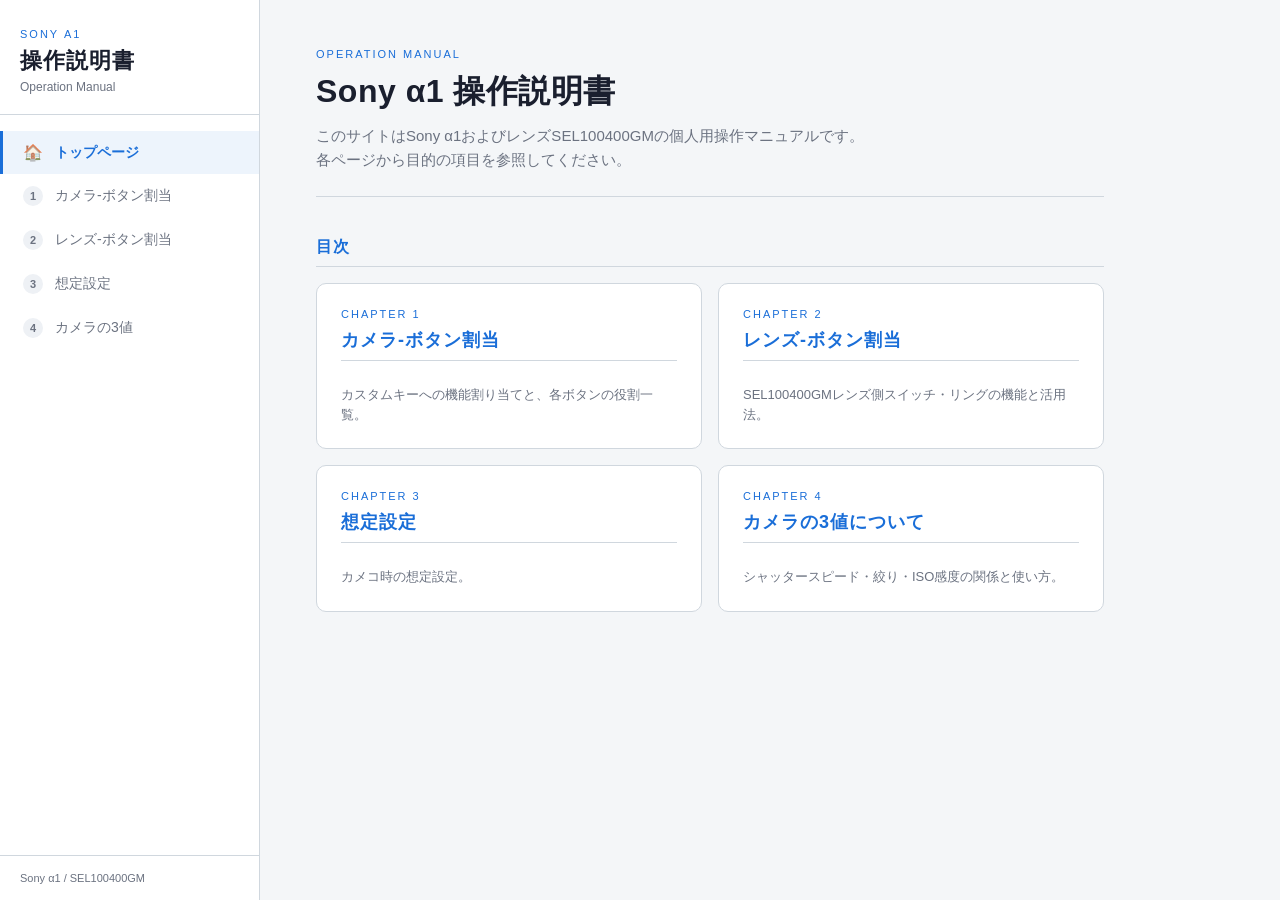
<file: index.html>
<!DOCTYPE html>
<html lang="ja">
<head>
  <meta charset="UTF-8">
  <meta name="viewport" content="width=device-width, initial-scale=1.0">
  <title>Sony α1 操作説明書</title>
  <link rel="stylesheet" href="style.css">
</head>
<body>

<nav id="sidebar">
  <div class="nav-header">
    <div class="camera-model">Sony α1</div>
    <h1>操作説明書</h1>
    <div class="subtitle">Operation Manual</div>
  </div>
  <ul>
    <li><a href="index.html" class="active"><span class="nav-icon">🏠</span>トップページ</a></li>
    <li><a href="01-button.html"><span class="nav-num">1</span>カメラ-ボタン割当</a></li>
    <li><a href="02-lens.html"><span class="nav-num">2</span>レンズ-ボタン割当</a></li>
    <li><a href="03-settings.html"><span class="nav-num">3</span>想定設定</a></li>
    <li><a href="04-exposure.html"><span class="nav-num">4</span>カメラの3値</a></li>
  </ul>
  <div class="nav-footer">Sony α1 / SEL100400GM</div>
</nav>

<main>
  <div class="page-header">
    <div class="page-num">Operation Manual</div>
    <h2>Sony α1 操作説明書</h2>
    <p class="description">
      このサイトはSony α1およびレンズSEL100400GMの個人用操作マニュアルです。<br>
      各ページから目的の項目を参照してください。
    </p>
  </div>

  <div class="section">
    <h3>目次</h3>
    <div class="card-grid">
      <a class="card" href="01-button.html">
        <span class="card-num">Chapter 1</span>
        <h3>カメラ-ボタン割当</h3>
        <p>カスタムキーへの機能割り当てと、各ボタンの役割一覧。</p>
      </a>
      <a class="card" href="02-lens.html">
        <span class="card-num">Chapter 2</span>
        <h3>レンズ-ボタン割当</h3>
        <p>SEL100400GMレンズ側スイッチ・リングの機能と活用法。</p>
      </a>
      <a class="card" href="03-settings.html">
        <span class="card-num">Chapter 3</span>
        <h3>想定設定</h3>
        <p>カメコ時の想定設定。</p>
      </a>
      <a class="card" href="04-exposure.html">
        <span class="card-num">Chapter 4</span>
        <h3>カメラの3値について</h3>
        <p>シャッタースピード・絞り・ISO感度の関係と使い方。</p>
      </a>
    </div>
  </div>
</main>

</body>
</html>
</file>
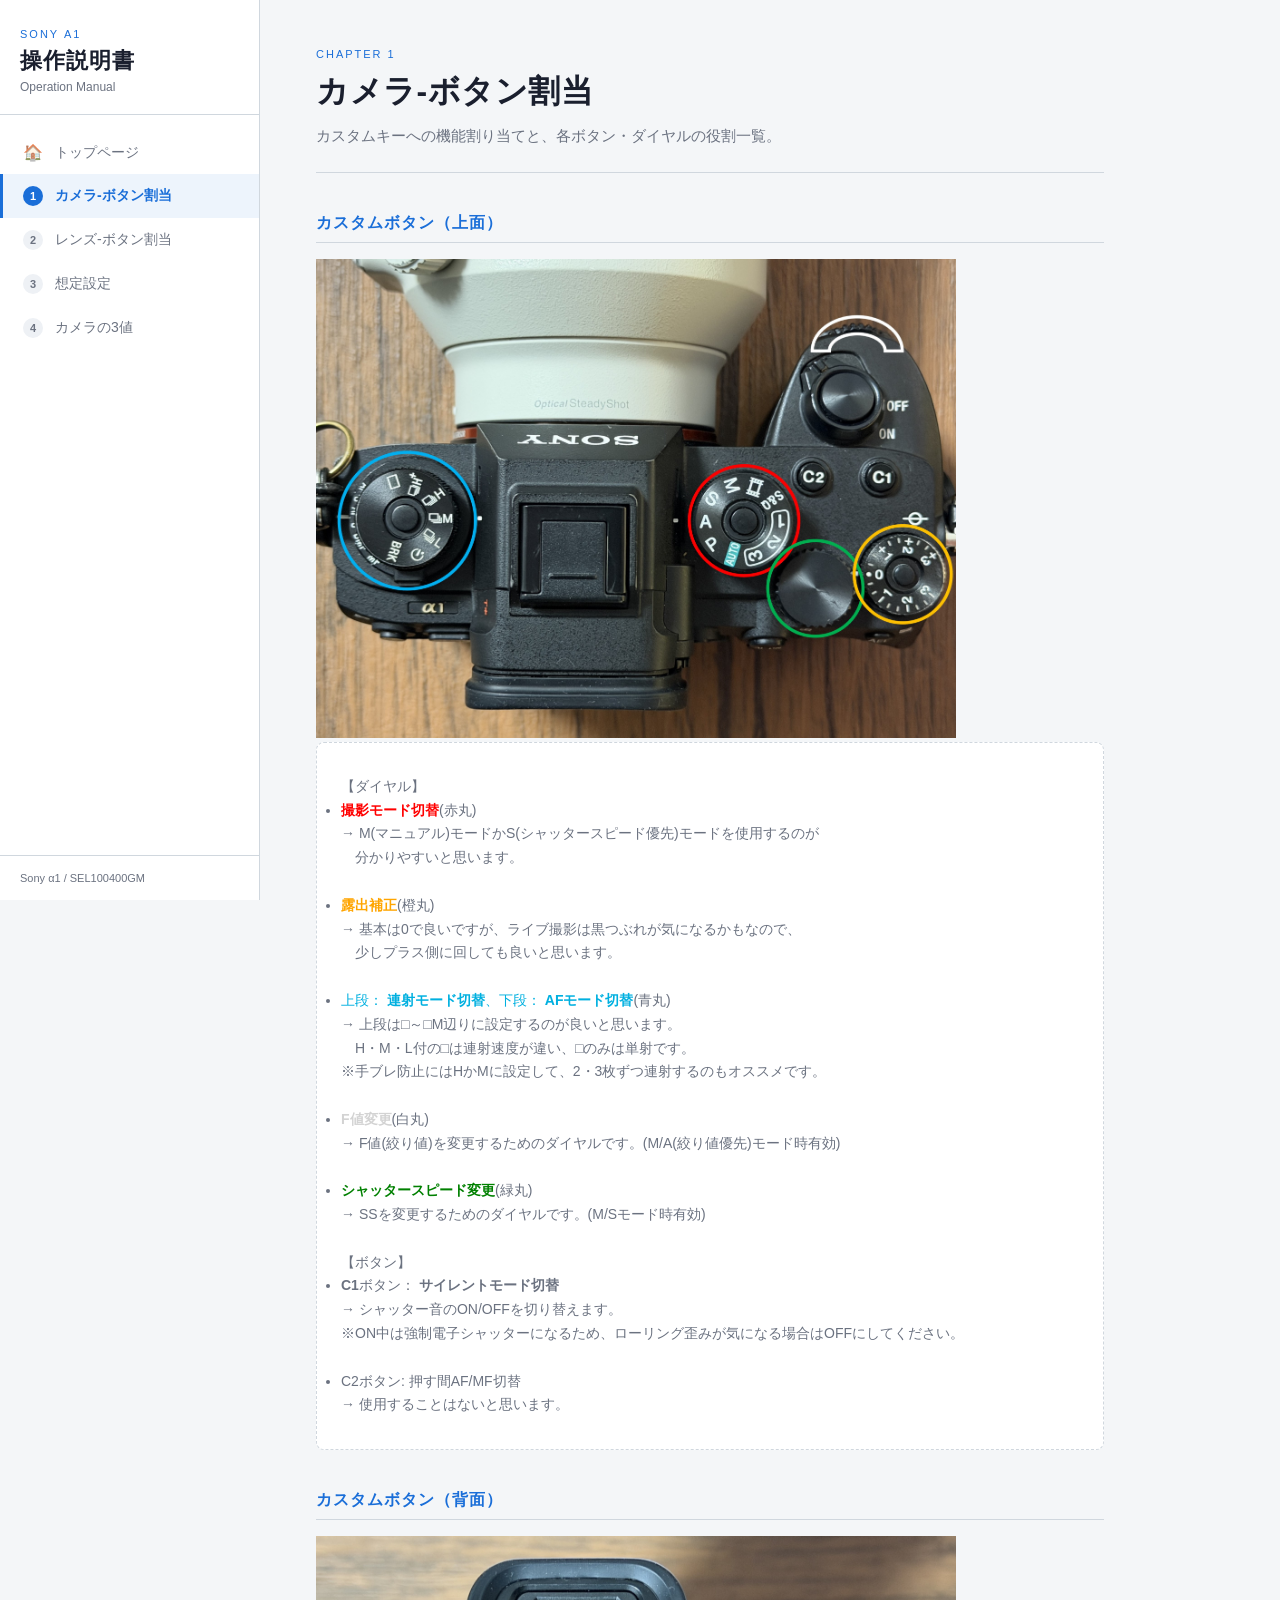
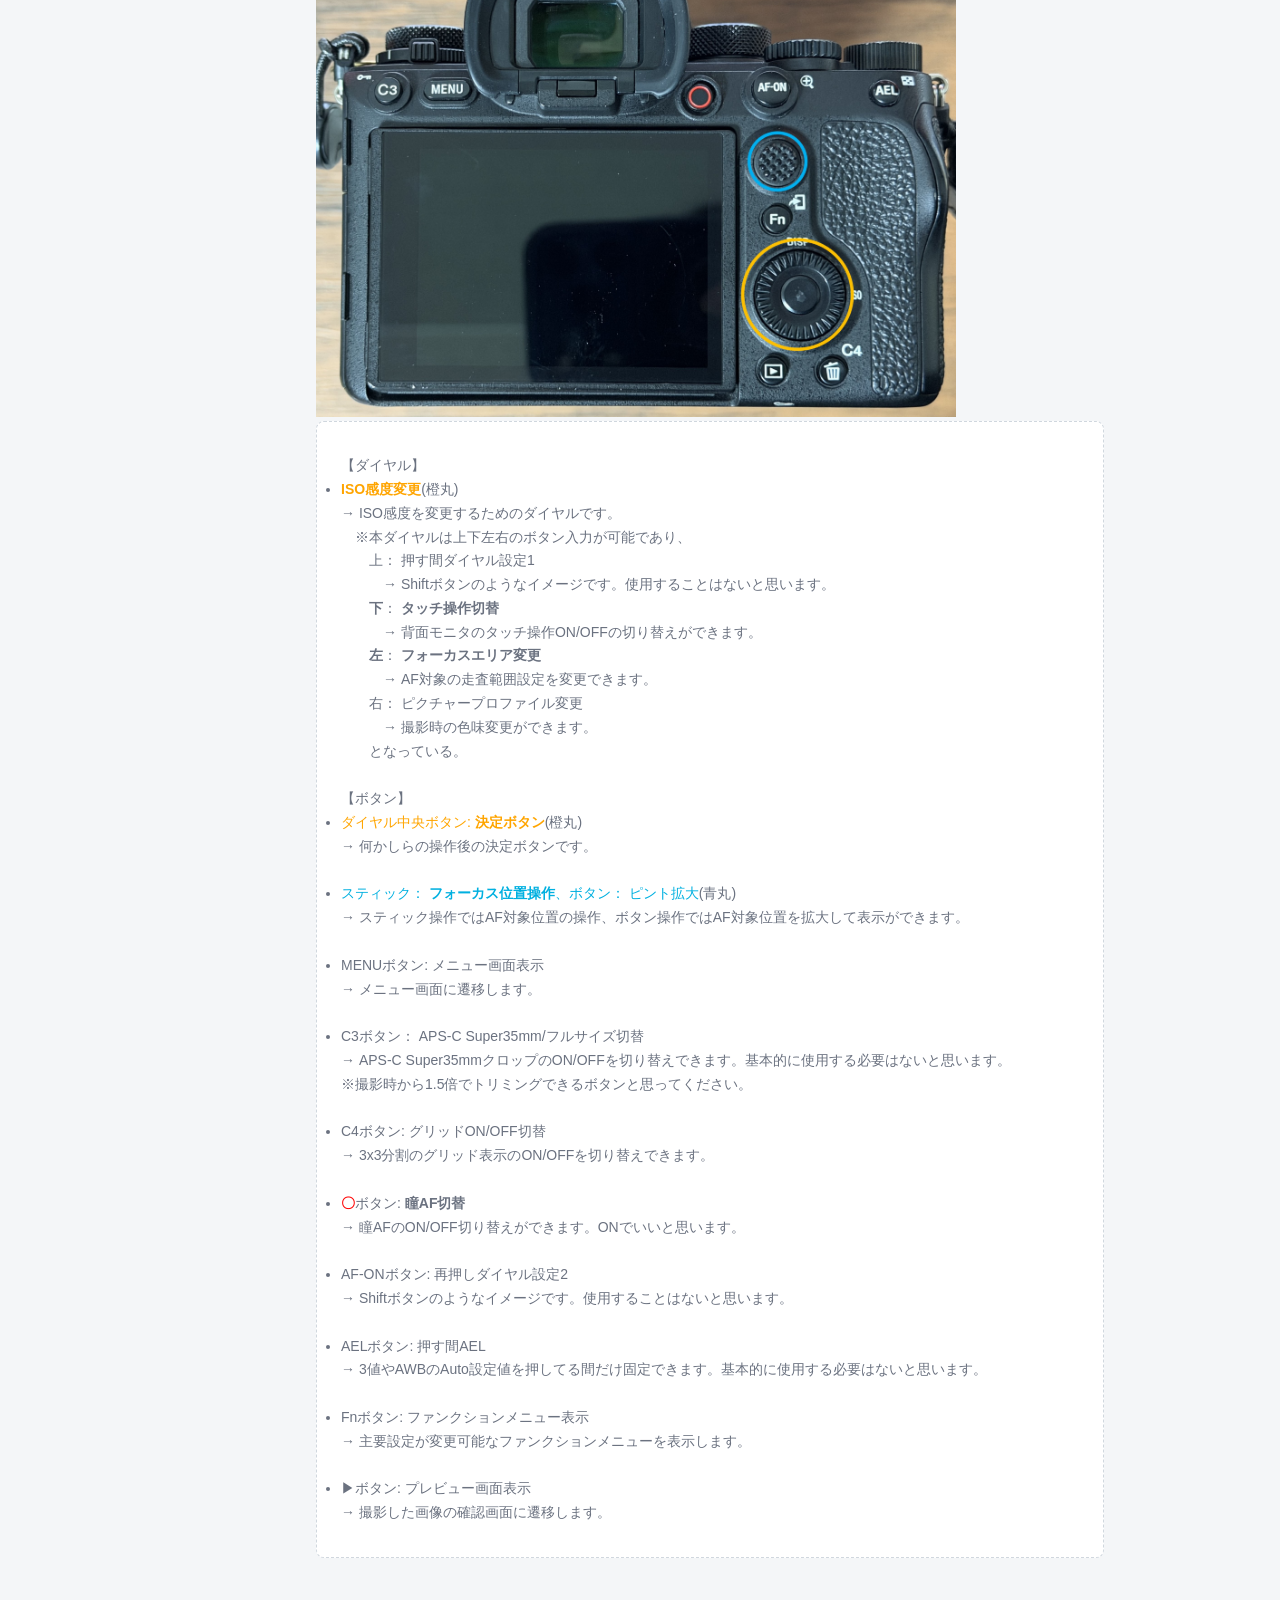
<file: 01-button.html>
<!DOCTYPE html>
<html lang="ja">
<head>
  <meta charset="UTF-8">
  <meta name="viewport" content="width=device-width, initial-scale=1.0">
  <title>ボタン割当 | Sony α1 操作説明書</title>
  <link rel="stylesheet" href="style.css">
</head>
<body>

<nav id="sidebar">
  <div class="nav-header">
    <div class="camera-model">Sony α1</div>
    <h1>操作説明書</h1>
    <div class="subtitle">Operation Manual</div>
  </div>
  <ul>
    <li><a href="index.html"><span class="nav-icon">🏠</span>トップページ</a></li>
    <li><a href="01-button.html" class="active"><span class="nav-num">1</span>カメラ-ボタン割当</a></li>
    <li><a href="02-lens.html"><span class="nav-num">2</span>レンズ-ボタン割当</a></li>
    <li><a href="03-settings.html"><span class="nav-num">3</span>想定設定</a></li>
    <li><a href="04-exposure.html"><span class="nav-num">4</span>カメラの3値</a></li>
  </ul>
  <div class="nav-footer">Sony α1 / SEL100400GM</div>
</nav>

<main>
  <div class="page-header">
    <div class="page-num">Chapter 1</div>
    <h2>カメラ-ボタン割当</h2>
    <p class="description">
      カスタムキーへの機能割り当てと、各ボタン・ダイヤルの役割一覧。
    </p>
  </div>

  <div class="section">
    <h3>カスタムボタン（上面）</h3>
    <img src="./image/IMG_4428_m.JPG" alt="カメラ 上面画像" width="640">
    <div class="placeholder">
      【ダイヤル】
      <ul>
        <li><font color="red"><b>撮影モード切替</b></font>(赤丸)<br>
          → M(マニュアル)モードかS(シャッタースピード優先)モードを使用するのが<br>
          　分かりやすいと思います。</li><br>
        <li><font color="orange"><b>露出補正</b></font>(橙丸)<br>
          → 基本は0で良いですが、ライブ撮影は黒つぶれが気になるかもなので、<br>
          　少しプラス側に回しても良いと思います。</li><br>
        <li><font color="sky blue">上段： <b>連射モード切替</b>、下段： <b>AFモード切替</b></font>(青丸)<br>
          → 上段は□～□M辺りに設定するのが良いと思います。<br>
          　H・M・L付の□は連射速度が違い、□のみは単射です。<br>
          ※手ブレ防止にはHかMに設定して、2・3枚ずつ連射するのもオススメです。</li><br>
        <li><font color="lightgray"><b>F値変更</b></font>(白丸)<br>
          → F値(絞り値)を変更するためのダイヤルです。(M/A(絞り値優先)モード時有効)</li><br>
        <li><font color="green"><b>シャッタースピード変更</b></font>(緑丸)<br>
          → SSを変更するためのダイヤルです。(M/Sモード時有効)</li>
      </ul>
      <br>
      【ボタン】
      <ul>
        <li><b>C1</b>ボタン： <b>サイレントモード切替</b><br>
          → シャッター音のON/OFFを切り替えます。<br>
        ※ON中は強制電子シャッターになるため、ローリング歪みが気になる場合はOFFにしてください。</li><br>
        <li>C2ボタン: 押す間AF/MF切替<br>
          → 使用することはないと思います。<br>
        </li>
      </ul>
    </div>
  </div>

  <div class="section">
    <h3>カスタムボタン（背面）</h3>
    <img src="./image/IMG_4429_m.JPG" alt="カメラ 背面画像" width="640">
    <div class="placeholder">
    【ダイヤル】
      <ul>
        <li><font color="orange"><b>ISO感度変更</b></font>(橙丸)<br>
          → ISO感度を変更するためのダイヤルです。<br>
          　※本ダイヤルは上下左右のボタン入力が可能であり、<br>
          　　上： 押す間ダイヤル設定1<br>　　　→ Shiftボタンのようなイメージです。使用することはないと思います。<br>
          　　<b>下</b>： <b>タッチ操作切替</b><br>　　　→ 背面モニタのタッチ操作ON/OFFの切り替えができます。<br>
          　　<b>左</b>： <b>フォーカスエリア変更</b><br>　　　→ AF対象の走査範囲設定を変更できます。<br>
          　　右： ピクチャープロファイル変更<br>　　　→ 撮影時の色味変更ができます。<br>
          　　となっている。</li>
      </ul>
      <br>
      【ボタン】
      <ul>
        <li><font color="orange">ダイヤル中央ボタン: <b>決定ボタン</b></font>(橙丸)<br>
          → 何かしらの操作後の決定ボタンです。</li><br>
        <li><font color="sky blue">スティック： <b>フォーカス位置操作</b>、ボタン： ピント拡大</font>(青丸)<br>
          → スティック操作ではAF対象位置の操作、ボタン操作ではAF対象位置を拡大して表示ができます。</li><br>
        <li>MENUボタン: メニュー画面表示<br>
          → メニュー画面に遷移します。</li><br>
        <li>C3ボタン： APS-C Super35mm/フルサイズ切替<br>
          → APS-C Super35mmクロップのON/OFFを切り替えできます。基本的に使用する必要はないと思います。<br>
        ※撮影時から1.5倍でトリミングできるボタンと思ってください。</li><br>
        <li>C4ボタン: グリッドON/OFF切替<br>
          → 3x3分割のグリッド表示のON/OFFを切り替えできます。</li><br>
        <li><font color="red"><b>〇</b></font>ボタン: <b>瞳AF切替</b><br>
          → 瞳AFのON/OFF切り替えができます。ONでいいと思います。</li><br>
        <li>AF-ONボタン: 再押しダイヤル設定2<br>
          → Shiftボタンのようなイメージです。使用することはないと思います。</li><br>
        <li>AELボタン: 押す間AEL<br>
          → 3値やAWBのAuto設定値を押してる間だけ固定できます。基本的に使用する必要はないと思います。</li><br>
        <li>Fnボタン: ファンクションメニュー表示<br>
          → 主要設定が変更可能なファンクションメニューを表示します。</li><br>
        <li>▶ボタン: プレビュー画面表示<br>
          → 撮影した画像の確認画面に遷移します。</li>
      </ul>
    </div>
  </div>
</main>

</body>
</html>
</file>
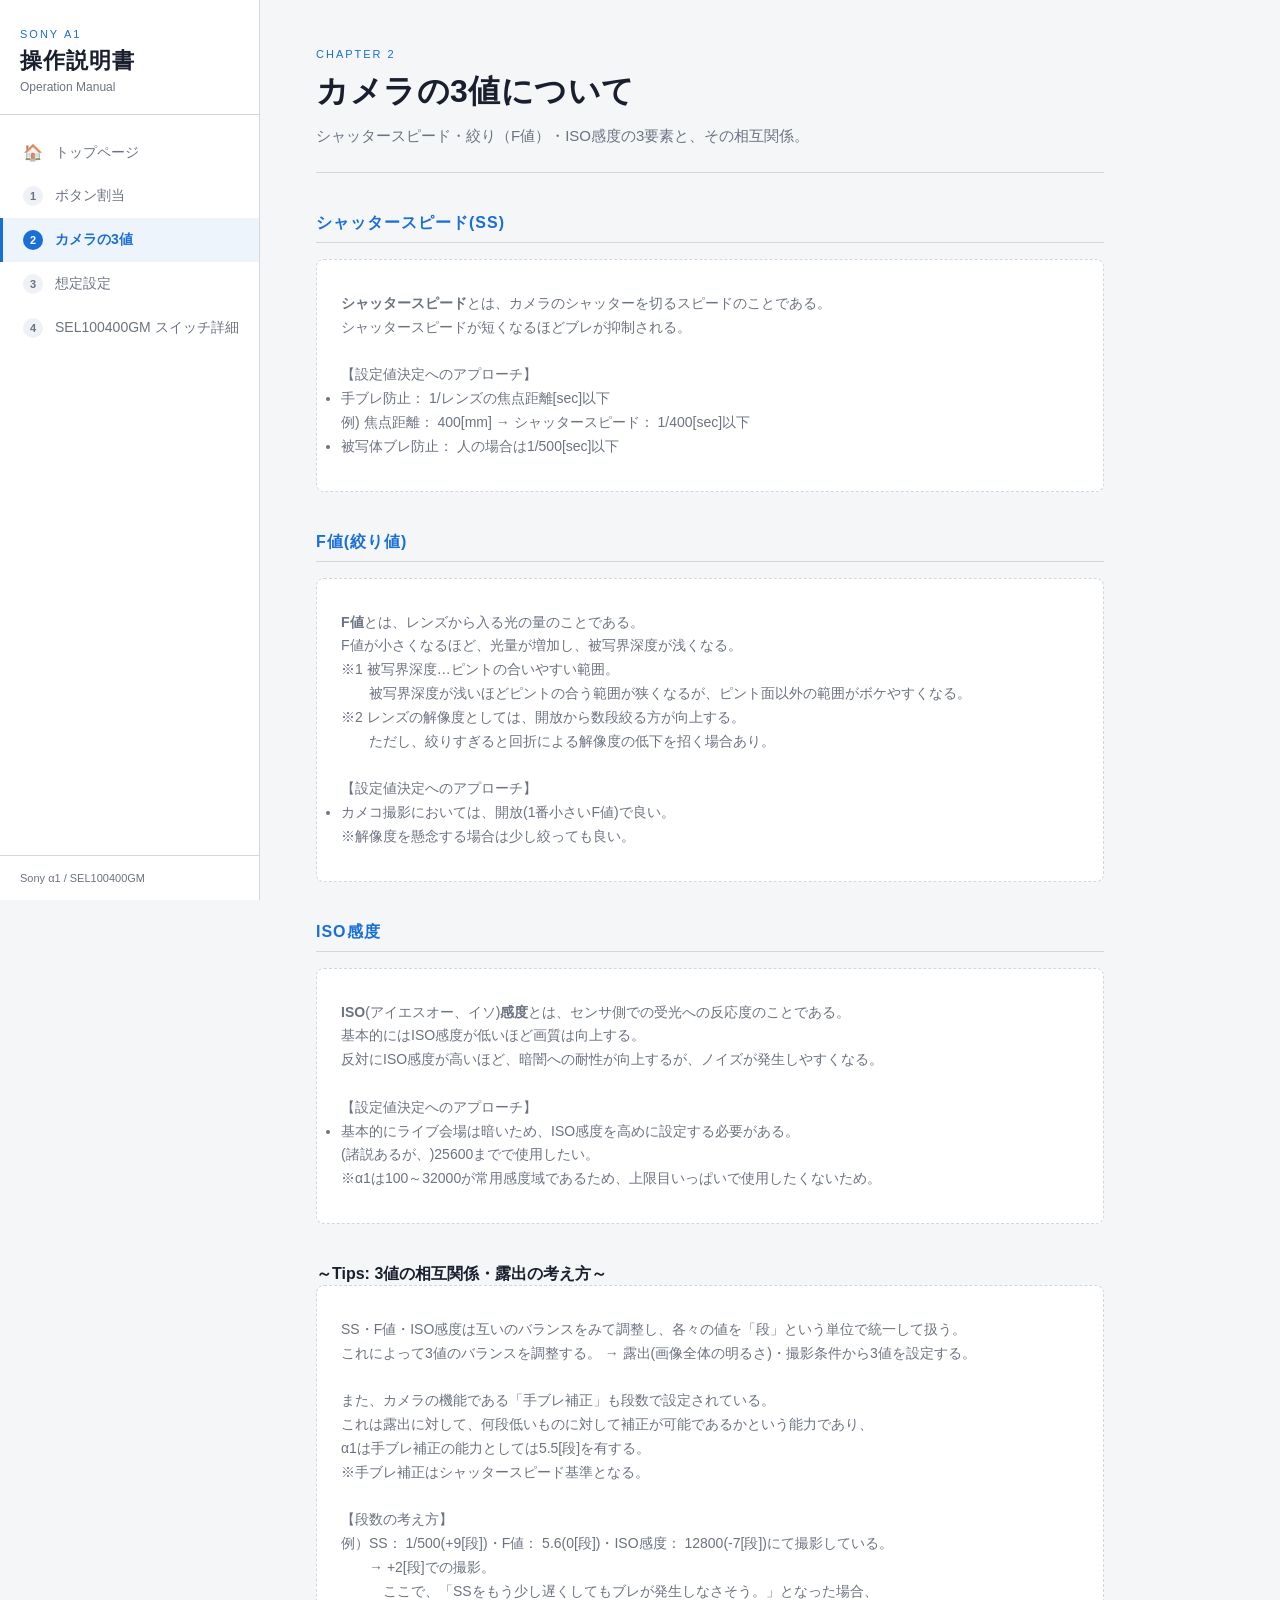
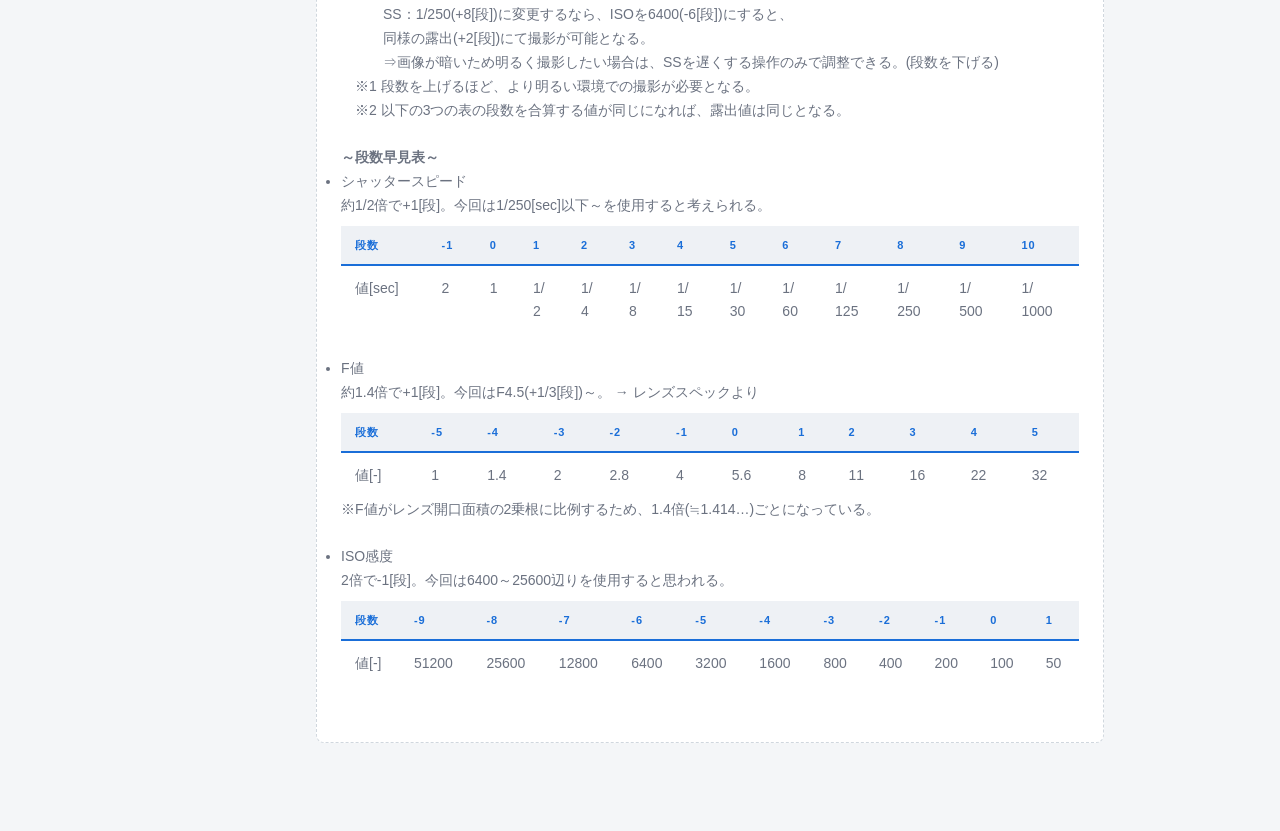
<file: 02-exposure.html>
<!DOCTYPE html>
<html lang="ja">
<head>
  <meta charset="UTF-8">
  <meta name="viewport" content="width=device-width, initial-scale=1.0">
  <title>カメラの3値 | Sony α1 操作説明書</title>
  <link rel="stylesheet" href="style.css">
</head>
<body>

<nav id="sidebar">
  <div class="nav-header">
    <div class="camera-model">Sony α1</div>
    <h1>操作説明書</h1>
    <div class="subtitle">Operation Manual</div>
  </div>
  <ul>
    <li><a href="index.html"><span class="nav-icon">🏠</span>トップページ</a></li>
    <li><a href="01-button.html"><span class="nav-num">1</span>ボタン割当</a></li>
    <li><a href="02-exposure.html" class="active"><span class="nav-num">2</span>カメラの3値</a></li>
    <li><a href="03-settings.html"><span class="nav-num">3</span>想定設定</a></li>
    <li><a href="04-lens.html"><span class="nav-num">4</span>SEL100400GM スイッチ詳細</a></li>
  </ul>
  <div class="nav-footer">Sony α1 / SEL100400GM</div>
</nav>

<main>
  <div class="page-header">
    <div class="page-num">Chapter 2</div>
    <h2>カメラの3値について</h2>
    <p class="description">
      シャッタースピード・絞り（F値）・ISO感度の3要素と、その相互関係。
    </p>
  </div>

  <div class="section">
    <h3>シャッタースピード(SS)</h3>
    <div class="placeholder">
      <b>シャッタースピード</b>とは、カメラのシャッターを切るスピードのことである。<br>
      シャッタースピードが短くなるほどブレが抑制される。<br>
      <br>
      【設定値決定へのアプローチ】
      <ul>
        <li>手ブレ防止： 1/レンズの焦点距離[sec]以下<br>例) 焦点距離： 400[mm] → シャッタースピード： 1/400[sec]以下</li>
        <li>被写体ブレ防止： 人の場合は1/500[sec]以下</li>
      </ul>
    </div>
  </div>

  <div class="section">
    <h3>F値(絞り値)</h3>
    <div class="placeholder">
      <b>F値</b>とは、レンズから入る光の量のことである。<br>
      F値が小さくなるほど、光量が増加し、被写界深度が浅くなる。<br>
      ※1 被写界深度…ピントの合いやすい範囲。<br>
      　　被写界深度が浅いほどピントの合う範囲が狭くなるが、ピント面以外の範囲がボケやすくなる。<br>
      ※2 レンズの解像度としては、開放から数段絞る方が向上する。<br>
      　　ただし、絞りすぎると回折による解像度の低下を招く場合あり。<br>
      <br>
      【設定値決定へのアプローチ】
      <ul>
        <li>カメコ撮影においては、開放(1番小さいF値)で良い。<br>※解像度を懸念する場合は少し絞っても良い。</li>
      </ul>
    </div>
  </div>

  <div class="section">
    <h3>ISO感度</h3>
    <div class="placeholder">
      <b>ISO</b>(アイエスオー、イソ)<b>感度</b>とは、センサ側での受光への反応度のことである。<br>
      基本的にはISO感度が低いほど画質は向上する。<br>
      反対にISO感度が高いほど、暗闇への耐性が向上するが、ノイズが発生しやすくなる。<br>
      <br>
      【設定値決定へのアプローチ】
      <ul>
        <li>基本的にライブ会場は暗いため、ISO感度を高めに設定する必要がある。<br>
          (諸説あるが、)25600までで使用したい。<br>
          ※α1は100～32000が常用感度域であるため、上限目いっぱいで使用したくないため。
        </li>
      </ul>
    </div>
  </div>

  <div class="section">
    <h4>～Tips: 3値の相互関係・露出の考え方～</h4>
    <div class="placeholder">
      SS・F値・ISO感度は互いのバランスをみて調整し、各々の値を「段」という単位で統一して扱う。<br>
      これによって3値のバランスを調整する。 → 露出(画像全体の明るさ)・撮影条件から3値を設定する。<br>
      <br>
      また、カメラの機能である「手ブレ補正」も段数で設定されている。<br>
      これは露出に対して、何段低いものに対して補正が可能であるかという能力であり、<br>
      α1は手ブレ補正の能力としては5.5[段]を有する。<br>
      ※手ブレ補正はシャッタースピード基準となる。<br>
      <br>
      【段数の考え方】<br>
      例）SS： 1/500(+9[段])・F値： 5.6(0[段])・ISO感度： 12800(-7[段])にて撮影している。<br>
      　　→ +2[段]での撮影。<br>
      　　　ここで、「SSをもう少し遅くしてもブレが発生しなさそう。」となった場合、<br>
      　　　SS：1/250(+8[段])に変更するなら、ISOを6400(-6[段])にすると、<br>
      　　　同様の露出(+2[段])にて撮影が可能となる。<br>
      　　　⇒画像が暗いため明るく撮影したい場合は、SSを遅くする操作のみで調整できる。(段数を下げる)<br>
      　※1 段数を上げるほど、より明るい環境での撮影が必要となる。<br>
      　※2 以下の3つの表の段数を合算する値が同じになれば、露出値は同じとなる。<br>
      <br>
      <b>～段数早見表～</b><br>
      <ul>
        <li>シャッタースピード<br>
          約1/2倍で+1[段]。今回は1/250[sec]以下～を使用すると考えられる。<br>
          <table>
            <thead>
              <tr>
                <th>段数</th>
                <th>-1</th>
                <th>0</th>
                <th>1</th>
                <th>2</th>
                <th>3</th>
                <th>4</th>
                <th>5</th>
                <th>6</th>
                <th>7</th>
                <th>8</th>
                <th>9</th>
                <th>10</th>
              </tr>
            </thead>
            <tbody>
              <tr>
                <td>値[sec]</td>
                <td>2</td>
                <td>1</td>
                <td>1/<br>2</td>
                <td>1/<br>4</td>
                <td>1/<br>8</td>
                <td>1/<br>15</td>
                <td>1/<br>30</td>
                <td>1/<br>60</td>
                <td>1/<br>125</td>
                <td>1/<br>250</td>
                <td>1/<br>500</td>
                <td>1/<br>1000</td>
              </tr>
            </tbody>
          </table>
          <br>
        </li>
        <li>F値<br>
          約1.4倍で+1[段]。今回はF4.5(+1/3[段])～。 → レンズスペックより<br>
          <table>
            <thead>
              <tr>
                <th>段数</th>
                <th>-5</th>
                <th>-4</th>
                <th>-3</th>
                <th>-2</th>
                <th>-1</th>
                <th>0</th>
                <th>1</th>
                <th>2</th>
                <th>3</th>
                <th>4</th>
                <th>5</th>
              </tr>
            </thead>
            <tbody>
              <tr>
                <td>値[-]</td>
                <td>1</td>
                <td>1.4</td>
                <td>2</td>
                <td>2.8</td>
                <td>4</td>
                <td>5.6</td>
                <td>8</td>
                <td>11</td>
                <td>16</td>
                <td>22</td>
                <td>32</td>
              </tr>
            </tbody>
          </table>
          ※F値がレンズ開口面積の2乗根に比例するため、1.4倍(≒1.414…)ごとになっている。<br>
          <br>
        </li>
        <li>ISO感度<br>
          2倍で-1[段]。今回は6400～25600辺りを使用すると思われる。
          <table>
            <thead>
              <tr>
                <th>段数</th>
                <th>-9</th>
                <th>-8</th>
                <th>-7</th>
                <th>-6</th>
                <th>-5</th>
                <th>-4</th>
                <th>-3</th>
                <th>-2</th>
                <th>-1</th>
                <th>0</th>
                <th>1</th>
              </tr>
            </thead>
            <tbody>
              <tr>
                <td>値[-]</td>
                <td>51200</td>
                <td>25600</td>
                <td>12800</td>
                <td>6400</td>
                <td>3200</td>
                <td>1600</td>
                <td>800</td>
                <td>400</td>
                <td>200</td>
                <td>100</td>
                <td>50</td>
              </tr>
            </tbody>
          </table>
          <br>
        </li>
      </ul>
    </div>
  </div>
</main>

</body>
</html>
</file>
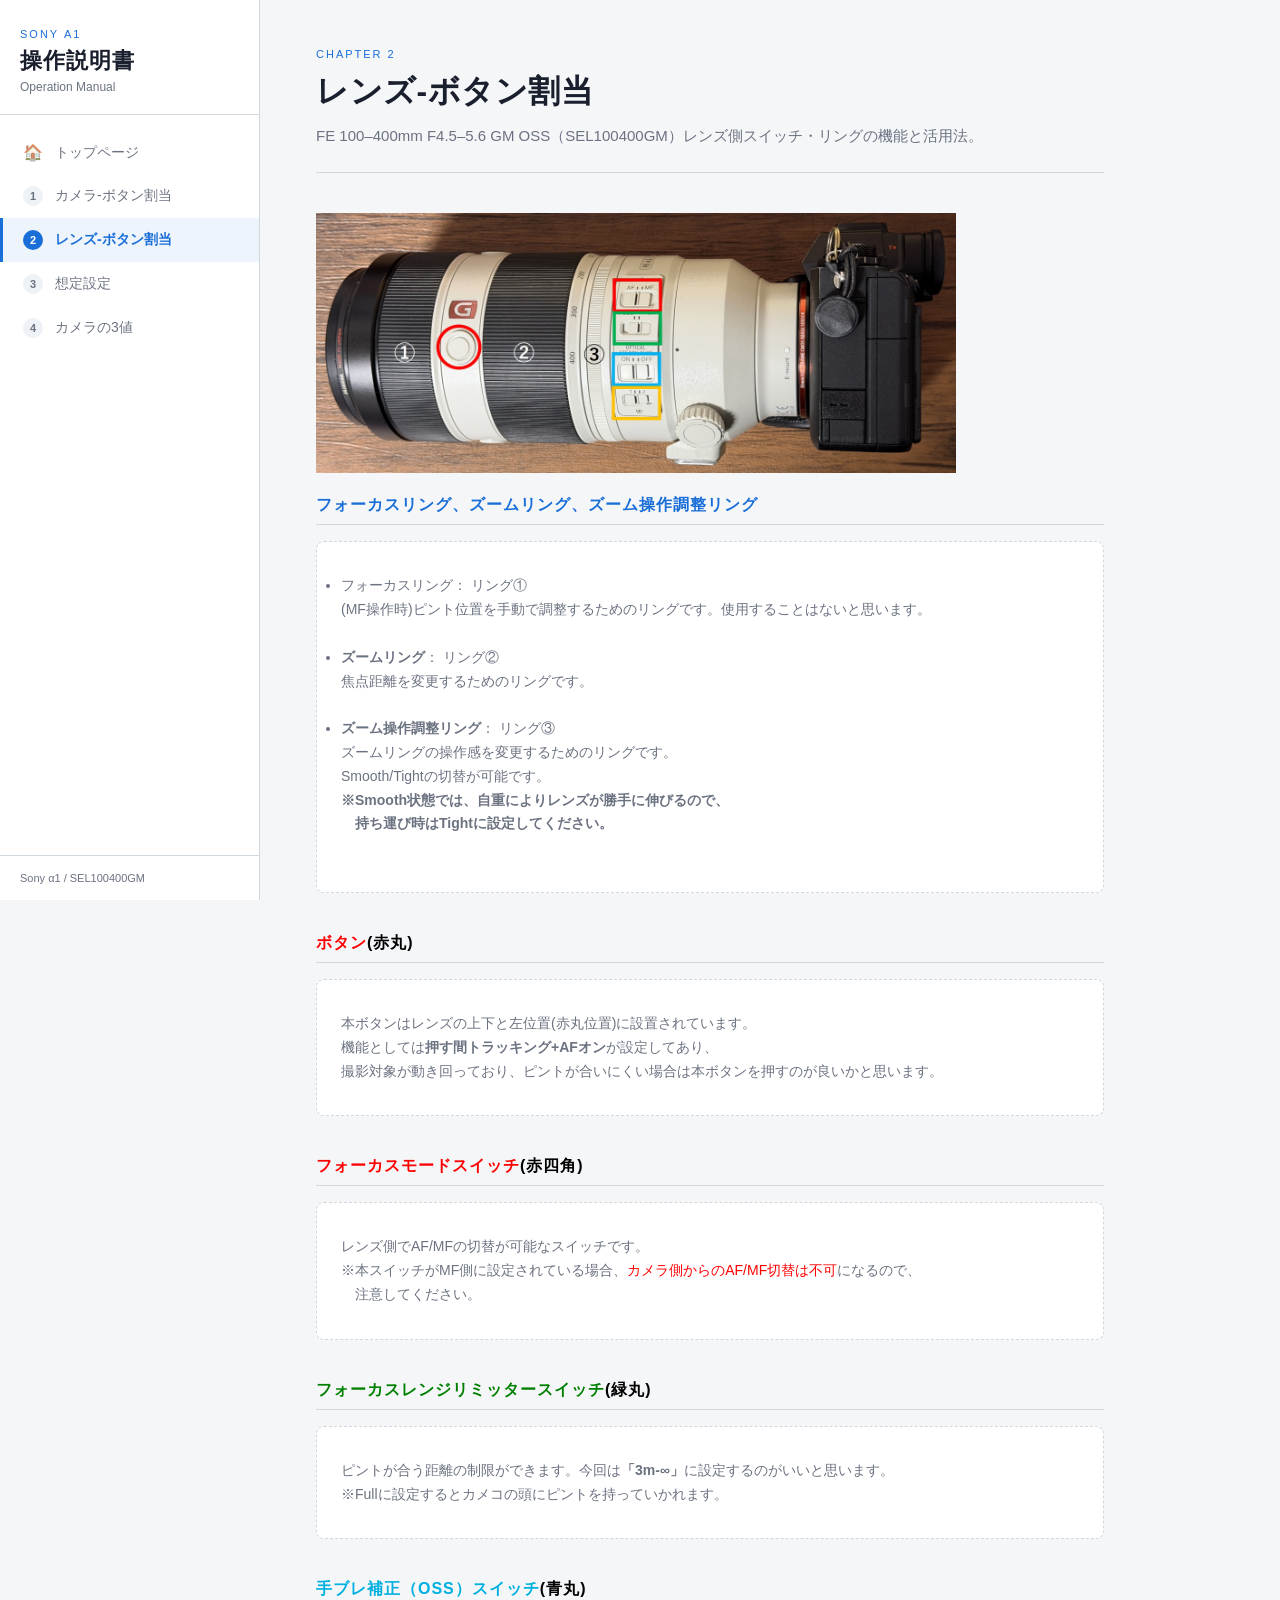
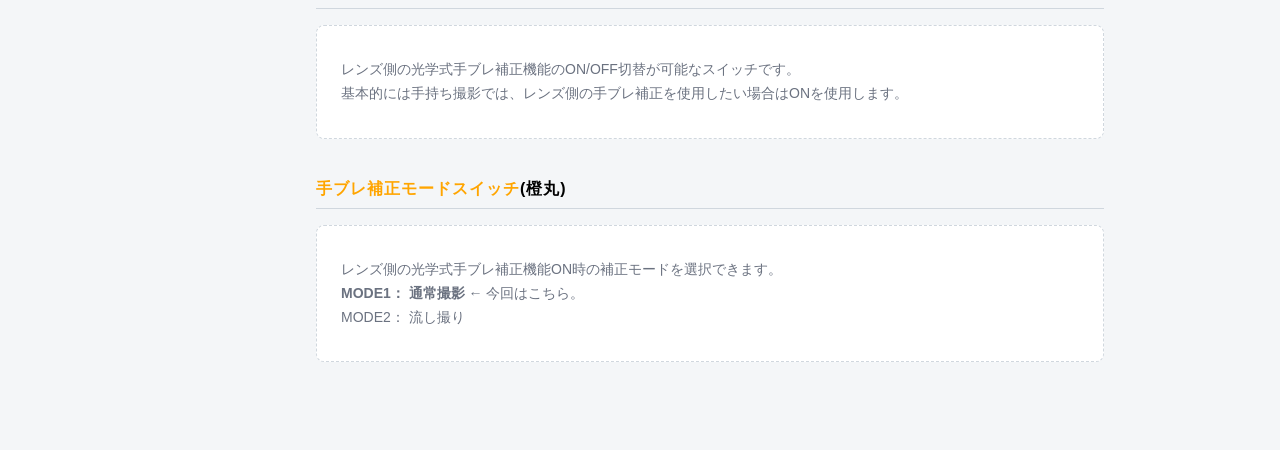
<file: 02-lens.html>
<!DOCTYPE html>
<html lang="ja">
<head>
  <meta charset="UTF-8">
  <meta name="viewport" content="width=device-width, initial-scale=1.0">
  <title>レンズ-ボタン割当 | Sony α1 操作説明書</title>
  <link rel="stylesheet" href="style.css">
</head>
<body>

<nav id="sidebar">
  <div class="nav-header">
    <div class="camera-model">Sony α1</div>
    <h1>操作説明書</h1>
    <div class="subtitle">Operation Manual</div>
  </div>
  <ul>
    <li><a href="index.html"><span class="nav-icon">🏠</span>トップページ</a></li>
    <li><a href="01-button.html"><span class="nav-num">1</span>カメラ-ボタン割当</a></li>
    <li><a href="02-lens.html" class="active"><span class="nav-num">2</span>レンズ-ボタン割当</a></li>
    <li><a href="03-settings.html"><span class="nav-num">3</span>想定設定</a></li>
    <li><a href="04-exposure.html"><span class="nav-num">4</span>カメラの3値</a></li>
  </ul>
  <div class="nav-footer">Sony α1 / SEL100400GM</div>
</nav>

<main>
  <div class="page-header">
    <div class="page-num">Chapter 2</div>
    <h2>レンズ-ボタン割当</h2>
    <p class="description">
      FE 100–400mm F4.5–5.6 GM OSS（SEL100400GM）レンズ側スイッチ・リングの機能と活用法。
    </p>
  </div>
  <img src="./image/IMG_4430_m.JPG" alt="カメラ 上面画像" width="640">
  <br><br>

  <div class="section">
    <h3>フォーカスリング、ズームリング、ズーム操作調整リング</h3>
    <div class="placeholder">
      <ul>
        <li>フォーカスリング： リング①<br>
          (MF操作時)ピント位置を手動で調整するためのリングです。使用することはないと思います。</li><br>
        <li><b>ズームリング</b>： リング②<br>
          焦点距離を変更するためのリングです。</li><br>
        <li><b>ズーム操作調整リング</b>： リング③<br>
          ズームリングの操作感を変更するためのリングです。<br>
          Smooth/Tightの切替が可能です。<br>
          <b>※Smooth状態では、自重によりレンズが勝手に伸びるので、<br>
          　持ち運び時はTightに設定してください。</b></li><br>
      </ul>
    </div>
  </div>

  <div class="section">
    <h3><font color="red">ボタン</font><font color="black">(赤丸)</font></h3>
    <div class="placeholder">
      本ボタンはレンズの上下と左位置(赤丸位置)に設置されています。<br>
      機能としては<b>押す間トラッキング+AFオン</b>が設定してあり、<br>
      撮影対象が動き回っており、ピントが合いにくい場合は本ボタンを押すのが良いかと思います。
    </div>
  </div>

  <div class="section">
    <h3><font color="red">フォーカスモードスイッチ</font><font color="black">(赤四角)</font></h3>
    <div class="placeholder">
      レンズ側でAF/MFの切替が可能なスイッチです。<br>
      ※本スイッチがMF側に設定されている場合、<font color="red">カメラ側からのAF/MF切替は不可</font>になるので、<br>
      　注意してください。
    </div>
  </div>

  <div class="section">
    <h3><font color="green">フォーカスレンジリミッタースイッチ</font><font color="black">(緑丸)</font></h3>
    <div class="placeholder">
      ピントが合う距離の制限ができます。今回は<b>「3m-∞」</b>に設定するのがいいと思います。<br>
      ※Fullに設定するとカメコの頭にピントを持っていかれます。
    </div>
  </div>

  <div class="section">
    <h3><font color="sky blue">手ブレ補正（OSS）スイッチ</font><font color="black">(青丸)</font></h3>
    <div class="placeholder">
      レンズ側の光学式手ブレ補正機能のON/OFF切替が可能なスイッチです。<br>
      基本的には手持ち撮影では、レンズ側の手ブレ補正を使用したい場合はONを使用します。
    </div>
  </div>

  <div class="section">
    <h3><font color="orange">手ブレ補正モードスイッチ</font><font color="black">(橙丸)</font></h3>
    <div class="placeholder">
      レンズ側の光学式手ブレ補正機能ON時の補正モードを選択できます。<br>
      <b>MODE1： 通常撮影</b> ← 今回はこちら。<br>
      MODE2： 流し撮り
    </div>
  </div>
</main>

</body>
</html>
</file>
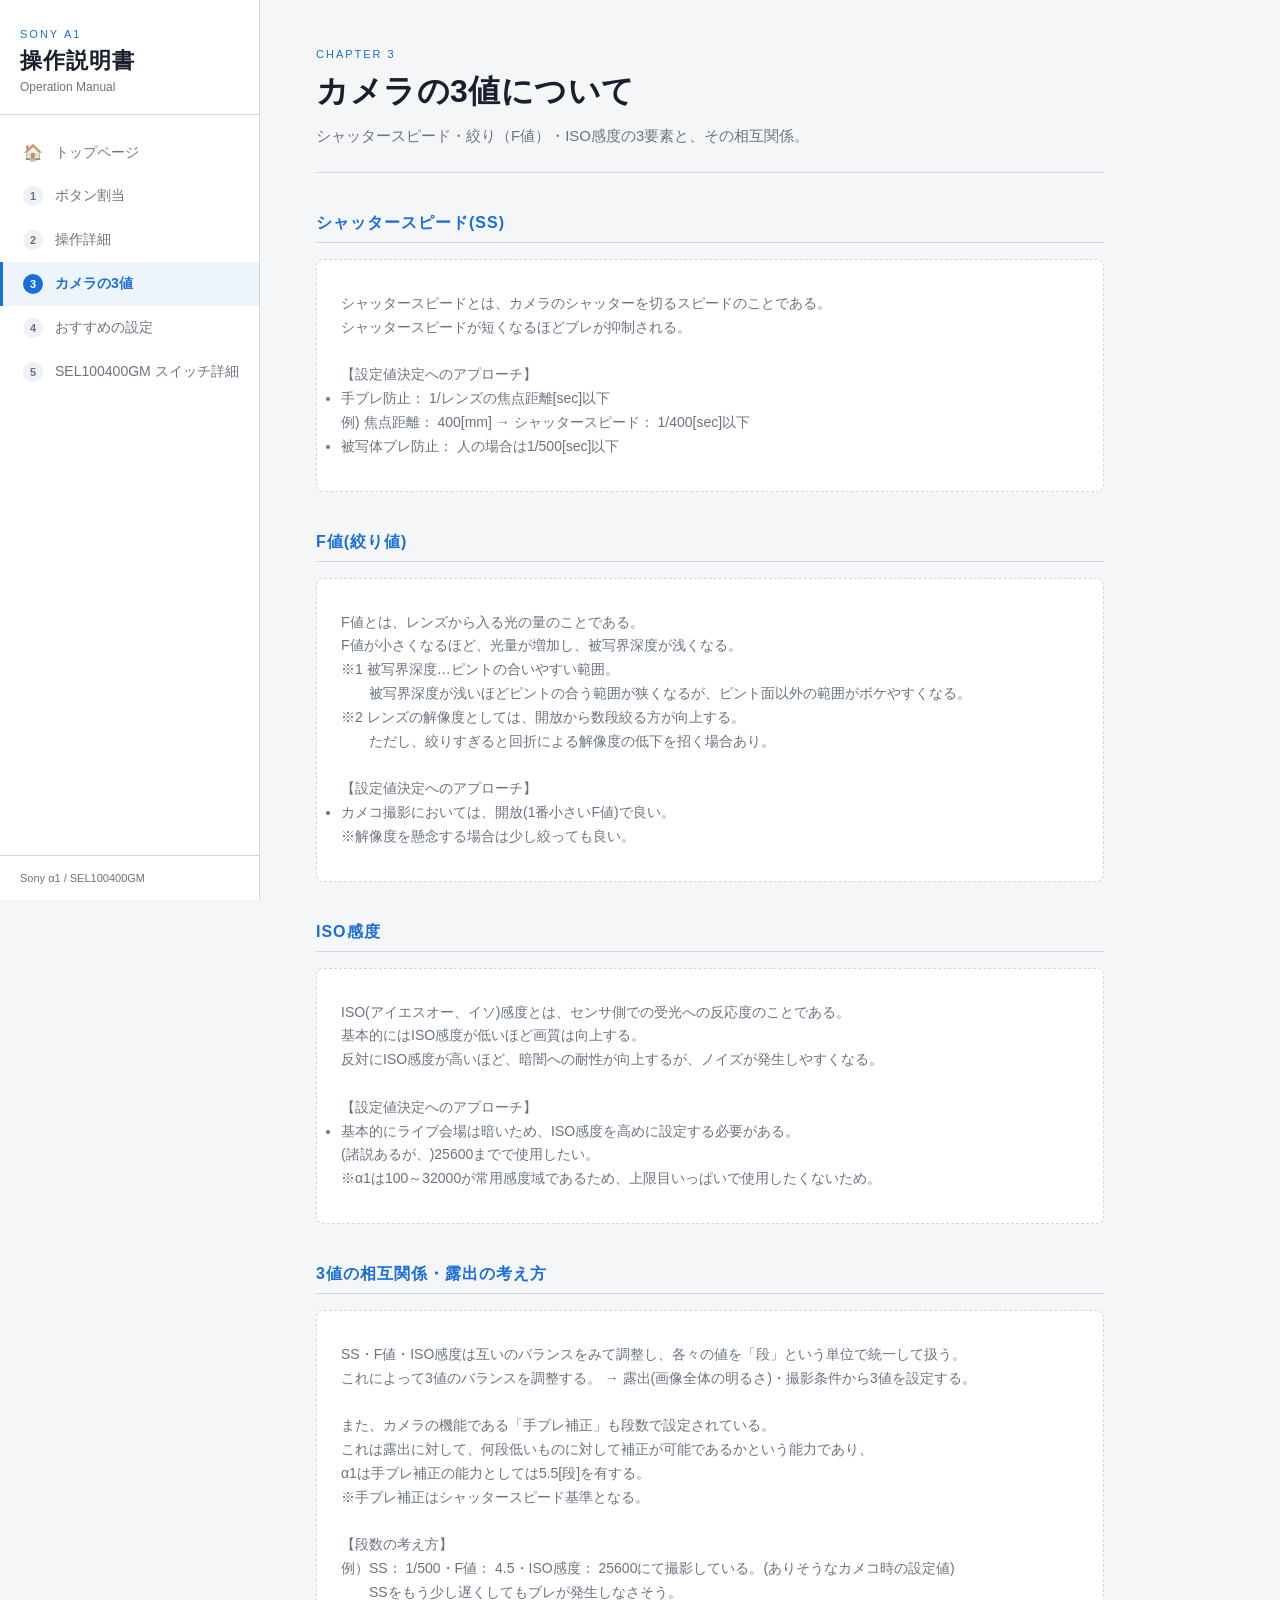
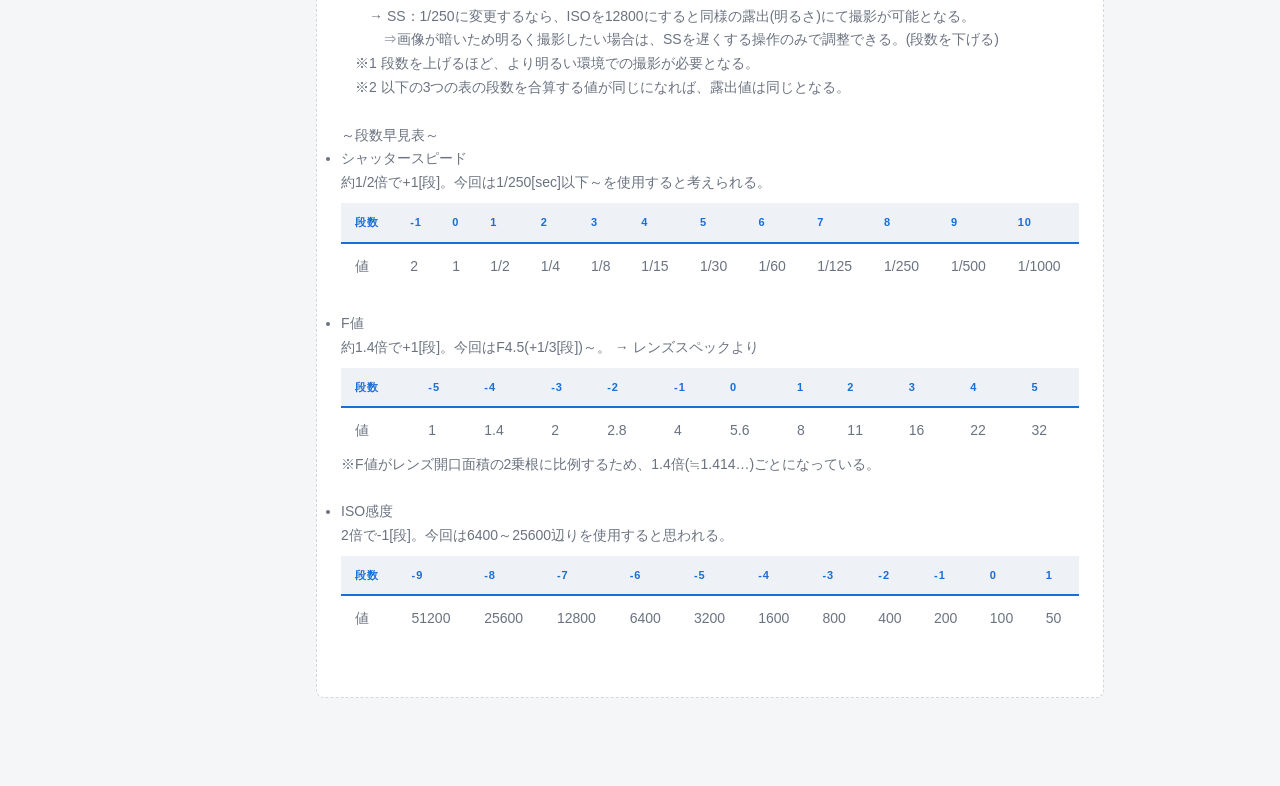
<file: 03-exposure.html>
<!DOCTYPE html>
<html lang="ja">
<head>
  <meta charset="UTF-8">
  <meta name="viewport" content="width=device-width, initial-scale=1.0">
  <title>カメラの3値 | Sony α1 操作説明書</title>
  <link rel="stylesheet" href="style.css">
</head>
<body>

<nav id="sidebar">
  <div class="nav-header">
    <div class="camera-model">Sony α1</div>
    <h1>操作説明書</h1>
    <div class="subtitle">Operation Manual</div>
  </div>
  <ul>
    <li><a href="index.html"><span class="nav-icon">🏠</span>トップページ</a></li>
    <li><a href="01-button.html"><span class="nav-num">1</span>ボタン割当</a></li>
    <li><a href="02-operation.html"><span class="nav-num">2</span>操作詳細</a></li>
    <li><a href="03-exposure.html" class="active"><span class="nav-num">3</span>カメラの3値</a></li>
    <li><a href="04-settings.html"><span class="nav-num">4</span>おすすめの設定</a></li>
    <li><a href="05-lens.html"><span class="nav-num">5</span>SEL100400GM スイッチ詳細</a></li>
  </ul>
  <div class="nav-footer">Sony α1 / SEL100400GM</div>
</nav>

<main>
  <div class="page-header">
    <div class="page-num">Chapter 3</div>
    <h2>カメラの3値について</h2>
    <p class="description">
      シャッタースピード・絞り（F値）・ISO感度の3要素と、その相互関係。
    </p>
  </div>

  <div class="section">
    <h3>シャッタースピード(SS)</h3>
    <div class="placeholder">
      シャッタースピードとは、カメラのシャッターを切るスピードのことである。<br>
      シャッタースピードが短くなるほどブレが抑制される。<br>
      <br>
      【設定値決定へのアプローチ】
      <ul>
        <li>手ブレ防止： 1/レンズの焦点距離[sec]以下<br>例) 焦点距離： 400[mm] → シャッタースピード： 1/400[sec]以下</li>
        <li>被写体ブレ防止： 人の場合は1/500[sec]以下</li>
      </ul>
    </div>
  </div>

  <div class="section">
    <h3>F値(絞り値)</h3>
    <div class="placeholder">
      F値とは、レンズから入る光の量のことである。<br>
      F値が小さくなるほど、光量が増加し、被写界深度が浅くなる。<br>
      ※1 被写界深度…ピントの合いやすい範囲。<br>
      　　被写界深度が浅いほどピントの合う範囲が狭くなるが、ピント面以外の範囲がボケやすくなる。<br>
      ※2 レンズの解像度としては、開放から数段絞る方が向上する。<br>
      　　ただし、絞りすぎると回折による解像度の低下を招く場合あり。<br>
      <br>
      【設定値決定へのアプローチ】
      <ul>
        <li>カメコ撮影においては、開放(1番小さいF値)で良い。<br>※解像度を懸念する場合は少し絞っても良い。</li>
      </ul>
    </div>
  </div>

  <div class="section">
    <h3>ISO感度</h3>
    <div class="placeholder">
      ISO(アイエスオー、イソ)感度とは、センサ側での受光への反応度のことである。<br>
      基本的にはISO感度が低いほど画質は向上する。<br>
      反対にISO感度が高いほど、暗闇への耐性が向上するが、ノイズが発生しやすくなる。<br>
      <br>
      【設定値決定へのアプローチ】
      <ul>
        <li>基本的にライブ会場は暗いため、ISO感度を高めに設定する必要がある。<br>
          (諸説あるが、)25600までで使用したい。<br>
          ※α1は100～32000が常用感度域であるため、上限目いっぱいで使用したくないため。
        </li>
      </ul>
    </div>
  </div>

  <div class="section">
    <h3>3値の相互関係・露出の考え方</h3>
    <div class="placeholder">
      SS・F値・ISO感度は互いのバランスをみて調整し、各々の値を「段」という単位で統一して扱う。<br>
      これによって3値のバランスを調整する。 → 露出(画像全体の明るさ)・撮影条件から3値を設定する。<br>
      <br>
      また、カメラの機能である「手ブレ補正」も段数で設定されている。<br>
      これは露出に対して、何段低いものに対して補正が可能であるかという能力であり、<br>
      α1は手ブレ補正の能力としては5.5[段]を有する。<br>
      ※手ブレ補正はシャッタースピード基準となる。<br>
      <br>
      【段数の考え方】<br>
      例）SS： 1/500・F値： 4.5・ISO感度： 25600にて撮影している。(ありそうなカメコ時の設定値)<br>
      　　SSをもう少し遅くしてもブレが発生しなさそう。<br>
      　　→ SS：1/250に変更するなら、ISOを12800にすると同様の露出(明るさ)にて撮影が可能となる。<br>
      　　　⇒画像が暗いため明るく撮影したい場合は、SSを遅くする操作のみで調整できる。(段数を下げる)<br>
      　※1 段数を上げるほど、より明るい環境での撮影が必要となる。<br>
      　※2 以下の3つの表の段数を合算する値が同じになれば、露出値は同じとなる。<br>
      <br>
      ～段数早見表～<br>
      <ul>
        <li>シャッタースピード<br>
          約1/2倍で+1[段]。今回は1/250[sec]以下～を使用すると考えられる。<br>
          <table>
            <thead>
              <tr>
                <th>段数</th>
                <th>-1</th>
                <th>0</th>
                <th>1</th>
                <th>2</th>
                <th>3</th>
                <th>4</th>
                <th>5</th>
                <th>6</th>
                <th>7</th>
                <th>8</th>
                <th>9</th>
                <th>10</th>
              </tr>
            </thead>
            <tbody>
              <tr>
                <td>値</td>
                <td>2</td>
                <td>1</td>
                <td>1/2</td>
                <td>1/4</td>
                <td>1/8</td>
                <td>1/15</td>
                <td>1/30</td>
                <td>1/60</td>
                <td>1/125</td>
                <td>1/250</td>
                <td>1/500</td>
                <td>1/1000</td>
              </tr>
            </tbody>
          </table>
          <br>
        </li>
        <li>F値<br>
          約1.4倍で+1[段]。今回はF4.5(+1/3[段])～。 → レンズスペックより<br>
          <table>
            <thead>
              <tr>
                <th>段数</th>
                <th>-5</th>
                <th>-4</th>
                <th>-3</th>
                <th>-2</th>
                <th>-1</th>
                <th>0</th>
                <th>1</th>
                <th>2</th>
                <th>3</th>
                <th>4</th>
                <th>5</th>
              </tr>
            </thead>
            <tbody>
              <tr>
                <td>値</td>
                <td>1</td>
                <td>1.4</td>
                <td>2</td>
                <td>2.8</td>
                <td>4</td>
                <td>5.6</td>
                <td>8</td>
                <td>11</td>
                <td>16</td>
                <td>22</td>
                <td>32</td>
              </tr>
            </tbody>
          </table>
          ※F値がレンズ開口面積の2乗根に比例するため、1.4倍(≒1.414…)ごとになっている。<br>
          <br>
        </li>
        <li>ISO感度<br>
          2倍で-1[段]。今回は6400～25600辺りを使用すると思われる。
          <table>
            <thead>
              <tr>
                <th>段数</th>
                <th>-9</th>
                <th>-8</th>
                <th>-7</th>
                <th>-6</th>
                <th>-5</th>
                <th>-4</th>
                <th>-3</th>
                <th>-2</th>
                <th>-1</th>
                <th>0</th>
                <th>1</th>
              </tr>
            </thead>
            <tbody>
              <tr>
                <td>値</td>
                <td>51200</td>
                <td>25600</td>
                <td>12800</td>
                <td>6400</td>
                <td>3200</td>
                <td>1600</td>
                <td>800</td>
                <td>400</td>
                <td>200</td>
                <td>100</td>
                <td>50</td>
              </tr>
            </tbody>
          </table>
          <br>
        </li>
      </ul>
    </div>
  </div>
</main>

</body>
</html>
</file>
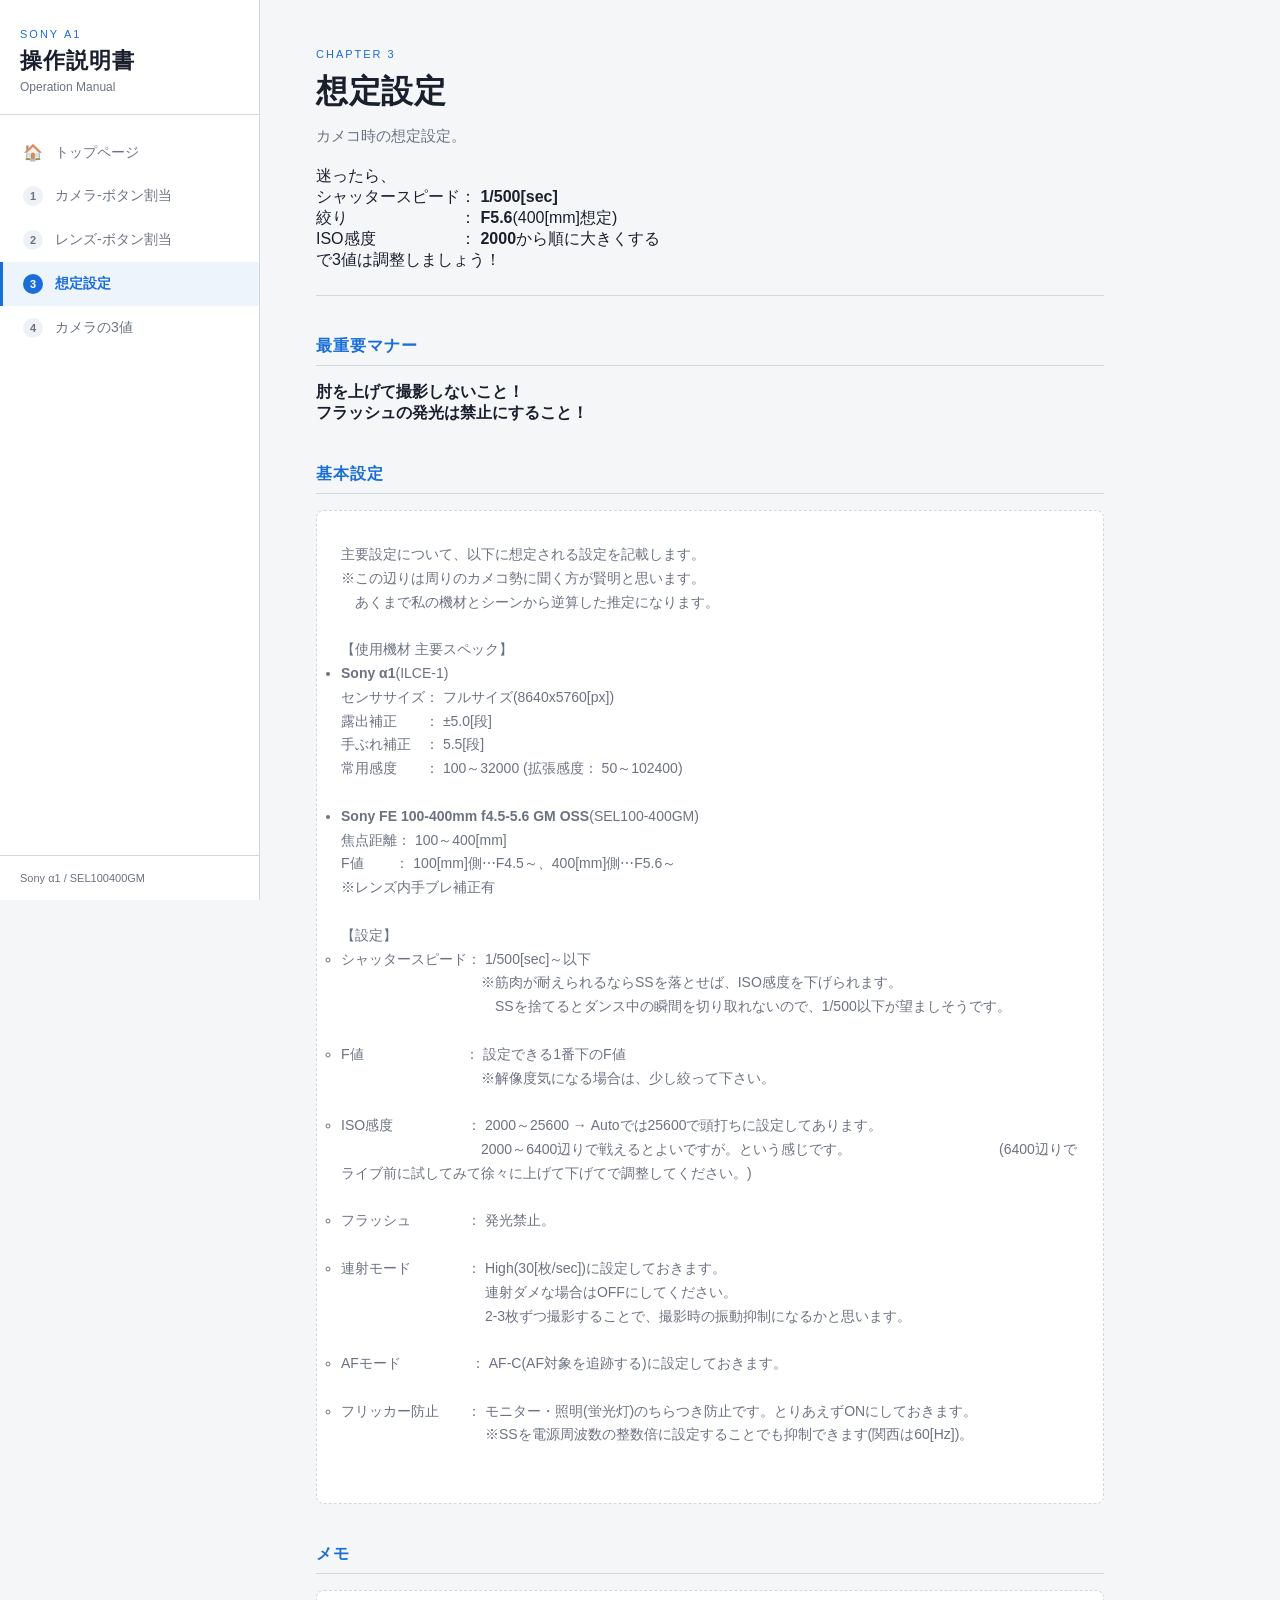
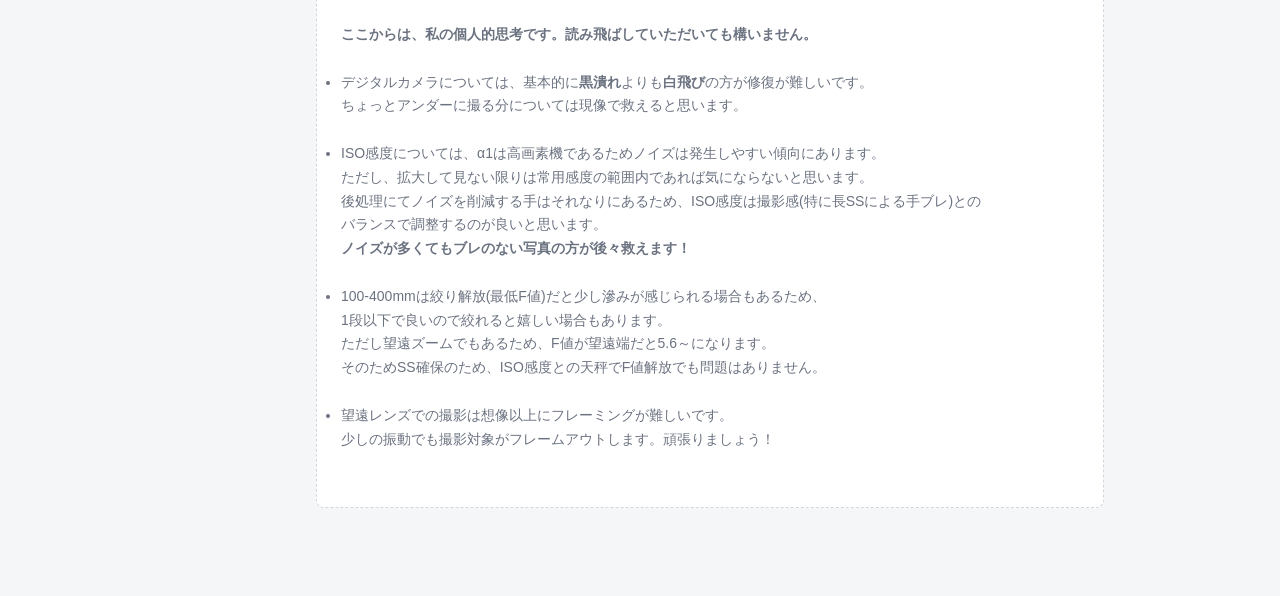
<file: 03-settings.html>
<!DOCTYPE html>
<html lang="ja">
<head>
  <meta charset="UTF-8">
  <meta name="viewport" content="width=device-width, initial-scale=1.0">
  <title>想定設定 | Sony α1 操作説明書</title>
  <link rel="stylesheet" href="style.css">
</head>
<body>

<nav id="sidebar">
  <div class="nav-header">
    <div class="camera-model">Sony α1</div>
    <h1>操作説明書</h1>
    <div class="subtitle">Operation Manual</div>
  </div>
  <ul>
    <li><a href="index.html"><span class="nav-icon">🏠</span>トップページ</a></li>
    <li><a href="01-button.html"><span class="nav-num">1</span>カメラ-ボタン割当</a></li>
    <li><a href="02-lens.html"><span class="nav-num">2</span>レンズ-ボタン割当</a></li>
    <li><a href="03-settings.html" class="active"><span class="nav-num">3</span>想定設定</a></li>
    <li><a href="04-exposure.html"><span class="nav-num">4</span>カメラの3値</a></li>
  </ul>
  <div class="nav-footer">Sony α1 / SEL100400GM</div>
</nav>

<main>
  <div class="page-header">
    <div class="page-num">Chapter 3</div>
    <h2>想定設定</h2>
    <p class="description">
      カメコ時の想定設定。
    </p>
    <br>
    迷ったら、<br>
    シャッタースピード： <b>1/500[sec]</b><br>
    絞り　　　　　　　： <b>F5.6</b>(400[mm]想定)<br>
    ISO感度　　　　　 ： <b>2000</b>から順に大きくする<br>
    で3値は調整しましょう！<br>
  </div>

<div class="section">
    <h3>最重要マナー</h3>
    <strong>肘を上げて撮影しないこと！</strong><br>
    <strong>フラッシュの発光は禁止にすること！</strong>
</div>

  <div class="section">
    <h3>基本設定</h3>
    <div class="placeholder">
      主要設定について、以下に想定される設定を記載します。<br>
      ※この辺りは周りのカメコ勢に聞く方が賢明と思います。<br>
      　あくまで私の機材とシーンから逆算した推定になります。<br>
      <br>
      【使用機材 主要スペック】<br>
      <ul>
        <li><b>Sony α1</b>(ILCE-1)<br>
          センササイズ： フルサイズ(8640x5760[px])<br>
          露出補正　　： ±5.0[段]<br>
          手ぶれ補正　： 5.5[段]<br>
          常用感度　　： 100～32000 (拡張感度： 50～102400)<br>
        </li><br>
        <li><b>Sony FE 100-400mm f4.5-5.6 GM OSS</b>(SEL100-400GM)<br>
          焦点距離： 100～400[mm]<br>
          F値 　　： 100[mm]側⋯F4.5～、400[mm]側⋯F5.6～<br>
          ※レンズ内手ブレ補正有
        </li>
        <br>
        【設定】<br>
        <ul>
          <li>シャッタースピード： 1/500[sec]～以下<br>
          　　　　　　　　　　※筋肉が耐えられるならSSを落とせば、ISO感度を下げられます。<br>
          　　　　　　　　　　　SSを捨てるとダンス中の瞬間を切り取れないので、1/500以下が望ましそうです。<br>
          </li><br>
          <li>F値　　　　　　　 ： 設定できる1番下のF値<br>
          　　　　　　　　　　※解像度気になる場合は、少し絞って下さい。<br>
          </li><br>
          <li>ISO感度　　　　　 ： 2000～25600 → Autoでは25600で頭打ちに設定してあります。<br>
          　　　　　　　　　　2000～6400辺りで戦えるとよいですが。という感じです。
          　　　　　　　　　　 (6400辺りでライブ前に試してみて徐々に上げて下げてで調整してください。)<br>
          </li><br>
          <li>フラッシュ　　　　： 発光禁止。<br>
          </li><br>
          <li>連射モード　　　　： High(30[枚/sec])に設定しておきます。<br>
          　　　　　　　　　　 連射ダメな場合はOFFにしてください。<br>
          　　　　　　　　　　 2-3枚ずつ撮影することで、撮影時の振動抑制になるかと思います。<br>
          </li><br>
          <li>AFモード　　　　　： AF-C(AF対象を追跡する)に設定しておきます。<br>
          </li><br>
          <li>フリッカー防止　　： モニター・照明(蛍光灯)のちらつき防止です。とりあえずONにしておきます。<br>
          　　　　　　　　　　 ※SSを電源周波数の整数倍に設定することでも抑制できます(関西は60[Hz])。<br>
          </li><br>
      </ul>
    </div>
  </div>

  <div class="section">
    <h3>メモ</h3>
    <div class="placeholder">
      <b>ここからは、私の個人的思考です。読み飛ばしていただいても構いません。</b><br>
      <br>
      <ul>
        <li>デジタルカメラについては、基本的に<b>黒潰れ</b>よりも<b>白飛び</b>の方が修復が難しいです。<br>
        ちょっとアンダーに撮る分については現像で救えると思います。<br>
        </li><br>
        <li>ISO感度については、α1は高画素機であるためノイズは発生しやすい傾向にあります。<br>
        ただし、拡大して見ない限りは常用感度の範囲内であれば気にならないと思います。<br>
        後処理にてノイズを削減する手はそれなりにあるため、ISO感度は撮影感(特に長SSによる手ブレ)との<br>
        バランスで調整するのが良いと思います。<br>
        <b>ノイズが多くてもブレのない写真の方が後々救えます！</b><br>
        </li><br>
        <li>100-400mmは絞り解放(最低F値)だと少し滲みが感じられる場合もあるため、<br>
        1段以下で良いので絞れると嬉しい場合もあります。<br>
        ただし望遠ズームでもあるため、F値が望遠端だと5.6～になります。<br>
        そのためSS確保のため、ISO感度との天秤でF値解放でも問題はありません。<br>
        </li><br>
        <li>望遠レンズでの撮影は想像以上にフレーミングが難しいです。<br>
        少しの振動でも撮影対象がフレームアウトします。頑張りましょう！<br>
        </li><br>
    </div>
  </div>
</main>

</body>
</html>
</file>
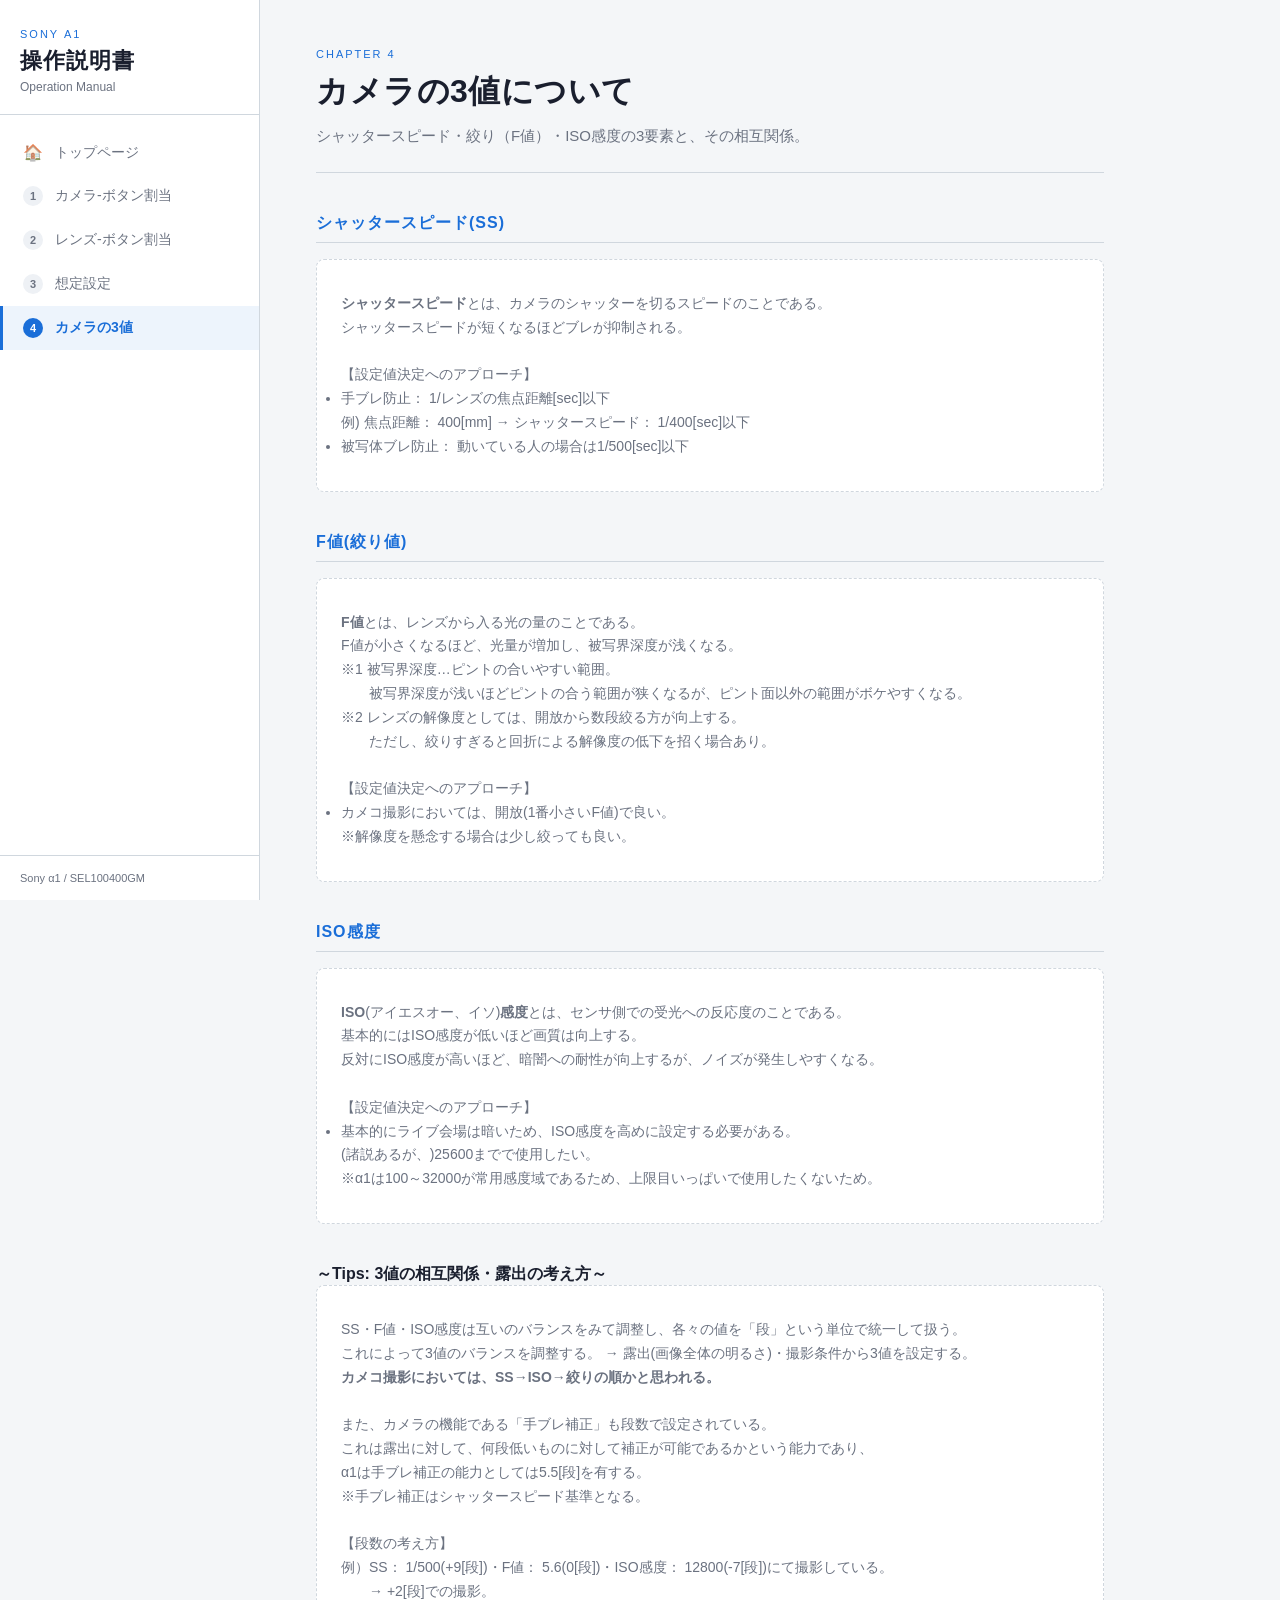
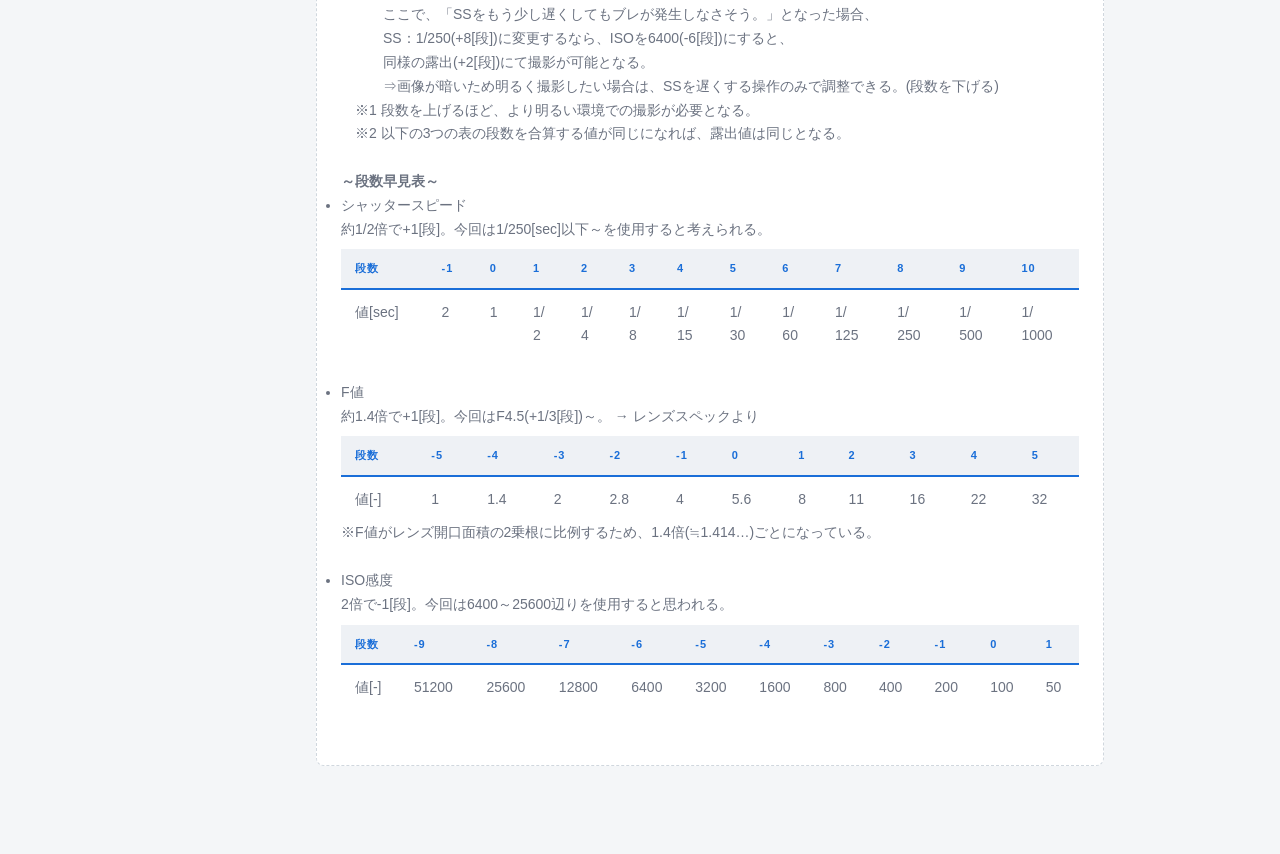
<file: 04-exposure.html>
<!DOCTYPE html>
<html lang="ja">
<head>
  <meta charset="UTF-8">
  <meta name="viewport" content="width=device-width, initial-scale=1.0">
  <title>カメラの3値 | Sony α1 操作説明書</title>
  <link rel="stylesheet" href="style.css">
</head>
<body>

<nav id="sidebar">
  <div class="nav-header">
    <div class="camera-model">Sony α1</div>
    <h1>操作説明書</h1>
    <div class="subtitle">Operation Manual</div>
  </div>
  <ul>
    <li><a href="index.html"><span class="nav-icon">🏠</span>トップページ</a></li>
    <li><a href="01-button.html"><span class="nav-num">1</span>カメラ-ボタン割当</a></li>
    <li><a href="02-lens.html"><span class="nav-num">2</span>レンズ-ボタン割当</a></li>
    <li><a href="03-settings.html"><span class="nav-num">3</span>想定設定</a></li>
    <li><a href="04-exposure.html" class="active"><span class="nav-num">4</span>カメラの3値</a></li>
  </ul>
  <div class="nav-footer">Sony α1 / SEL100400GM</div>
</nav>

<main>
  <div class="page-header">
    <div class="page-num">Chapter 4</div>
    <h2>カメラの3値について</h2>
    <p class="description">
      シャッタースピード・絞り（F値）・ISO感度の3要素と、その相互関係。
    </p>
  </div>

  <div class="section">
    <h3>シャッタースピード(SS)</h3>
    <div class="placeholder">
      <b>シャッタースピード</b>とは、カメラのシャッターを切るスピードのことである。<br>
      シャッタースピードが短くなるほどブレが抑制される。<br>
      <br>
      【設定値決定へのアプローチ】
      <ul>
        <li>手ブレ防止： 1/レンズの焦点距離[sec]以下<br>例) 焦点距離： 400[mm] → シャッタースピード： 1/400[sec]以下</li>
        <li>被写体ブレ防止： 動いている人の場合は1/500[sec]以下</li>
      </ul>
    </div>
  </div>

  <div class="section">
    <h3>F値(絞り値)</h3>
    <div class="placeholder">
      <b>F値</b>とは、レンズから入る光の量のことである。<br>
      F値が小さくなるほど、光量が増加し、被写界深度が浅くなる。<br>
      ※1 被写界深度…ピントの合いやすい範囲。<br>
      　　被写界深度が浅いほどピントの合う範囲が狭くなるが、ピント面以外の範囲がボケやすくなる。<br>
      ※2 レンズの解像度としては、開放から数段絞る方が向上する。<br>
      　　ただし、絞りすぎると回折による解像度の低下を招く場合あり。<br>
      <br>
      【設定値決定へのアプローチ】
      <ul>
        <li>カメコ撮影においては、開放(1番小さいF値)で良い。<br>※解像度を懸念する場合は少し絞っても良い。</li>
      </ul>
    </div>
  </div>

  <div class="section">
    <h3>ISO感度</h3>
    <div class="placeholder">
      <b>ISO</b>(アイエスオー、イソ)<b>感度</b>とは、センサ側での受光への反応度のことである。<br>
      基本的にはISO感度が低いほど画質は向上する。<br>
      反対にISO感度が高いほど、暗闇への耐性が向上するが、ノイズが発生しやすくなる。<br>
      <br>
      【設定値決定へのアプローチ】
      <ul>
        <li>基本的にライブ会場は暗いため、ISO感度を高めに設定する必要がある。<br>
          (諸説あるが、)25600までで使用したい。<br>
          ※α1は100～32000が常用感度域であるため、上限目いっぱいで使用したくないため。
        </li>
      </ul>
    </div>
  </div>

  <div class="section">
    <h4>～Tips: 3値の相互関係・露出の考え方～</h4>
    <div class="placeholder">
      SS・F値・ISO感度は互いのバランスをみて調整し、各々の値を「段」という単位で統一して扱う。<br>
      これによって3値のバランスを調整する。 → 露出(画像全体の明るさ)・撮影条件から3値を設定する。<br>
      <b>カメコ撮影においては、SS→ISO→絞りの順かと思われる。</b><br>
      <br>
      また、カメラの機能である「手ブレ補正」も段数で設定されている。<br>
      これは露出に対して、何段低いものに対して補正が可能であるかという能力であり、<br>
      α1は手ブレ補正の能力としては5.5[段]を有する。<br>
      ※手ブレ補正はシャッタースピード基準となる。<br>
      <br>
      【段数の考え方】<br>
      例）SS： 1/500(+9[段])・F値： 5.6(0[段])・ISO感度： 12800(-7[段])にて撮影している。<br>
      　　→ +2[段]での撮影。<br>
      　　　ここで、「SSをもう少し遅くしてもブレが発生しなさそう。」となった場合、<br>
      　　　SS：1/250(+8[段])に変更するなら、ISOを6400(-6[段])にすると、<br>
      　　　同様の露出(+2[段])にて撮影が可能となる。<br>
      　　　⇒画像が暗いため明るく撮影したい場合は、SSを遅くする操作のみで調整できる。(段数を下げる)<br>
      　※1 段数を上げるほど、より明るい環境での撮影が必要となる。<br>
      　※2 以下の3つの表の段数を合算する値が同じになれば、露出値は同じとなる。<br>
      <br>
      <b>～段数早見表～</b><br>
      <ul>
        <li>シャッタースピード<br>
          約1/2倍で+1[段]。今回は1/250[sec]以下～を使用すると考えられる。<br>
          <table>
            <thead>
              <tr>
                <th>段数</th>
                <th>-1</th>
                <th>0</th>
                <th>1</th>
                <th>2</th>
                <th>3</th>
                <th>4</th>
                <th>5</th>
                <th>6</th>
                <th>7</th>
                <th>8</th>
                <th>9</th>
                <th>10</th>
              </tr>
            </thead>
            <tbody>
              <tr>
                <td>値[sec]</td>
                <td>2</td>
                <td>1</td>
                <td>1/<br>2</td>
                <td>1/<br>4</td>
                <td>1/<br>8</td>
                <td>1/<br>15</td>
                <td>1/<br>30</td>
                <td>1/<br>60</td>
                <td>1/<br>125</td>
                <td>1/<br>250</td>
                <td>1/<br>500</td>
                <td>1/<br>1000</td>
              </tr>
            </tbody>
          </table>
          <br>
        </li>
        <li>F値<br>
          約1.4倍で+1[段]。今回はF4.5(+1/3[段])～。 → レンズスペックより<br>
          <table>
            <thead>
              <tr>
                <th>段数</th>
                <th>-5</th>
                <th>-4</th>
                <th>-3</th>
                <th>-2</th>
                <th>-1</th>
                <th>0</th>
                <th>1</th>
                <th>2</th>
                <th>3</th>
                <th>4</th>
                <th>5</th>
              </tr>
            </thead>
            <tbody>
              <tr>
                <td>値[-]</td>
                <td>1</td>
                <td>1.4</td>
                <td>2</td>
                <td>2.8</td>
                <td>4</td>
                <td>5.6</td>
                <td>8</td>
                <td>11</td>
                <td>16</td>
                <td>22</td>
                <td>32</td>
              </tr>
            </tbody>
          </table>
          ※F値がレンズ開口面積の2乗根に比例するため、1.4倍(≒1.414…)ごとになっている。<br>
          <br>
        </li>
        <li>ISO感度<br>
          2倍で-1[段]。今回は6400～25600辺りを使用すると思われる。
          <table>
            <thead>
              <tr>
                <th>段数</th>
                <th>-9</th>
                <th>-8</th>
                <th>-7</th>
                <th>-6</th>
                <th>-5</th>
                <th>-4</th>
                <th>-3</th>
                <th>-2</th>
                <th>-1</th>
                <th>0</th>
                <th>1</th>
              </tr>
            </thead>
            <tbody>
              <tr>
                <td>値[-]</td>
                <td>51200</td>
                <td>25600</td>
                <td>12800</td>
                <td>6400</td>
                <td>3200</td>
                <td>1600</td>
                <td>800</td>
                <td>400</td>
                <td>200</td>
                <td>100</td>
                <td>50</td>
              </tr>
            </tbody>
          </table>
          <br>
        </li>
      </ul>
    </div>
  </div>
</main>

</body>
</html>
</file>
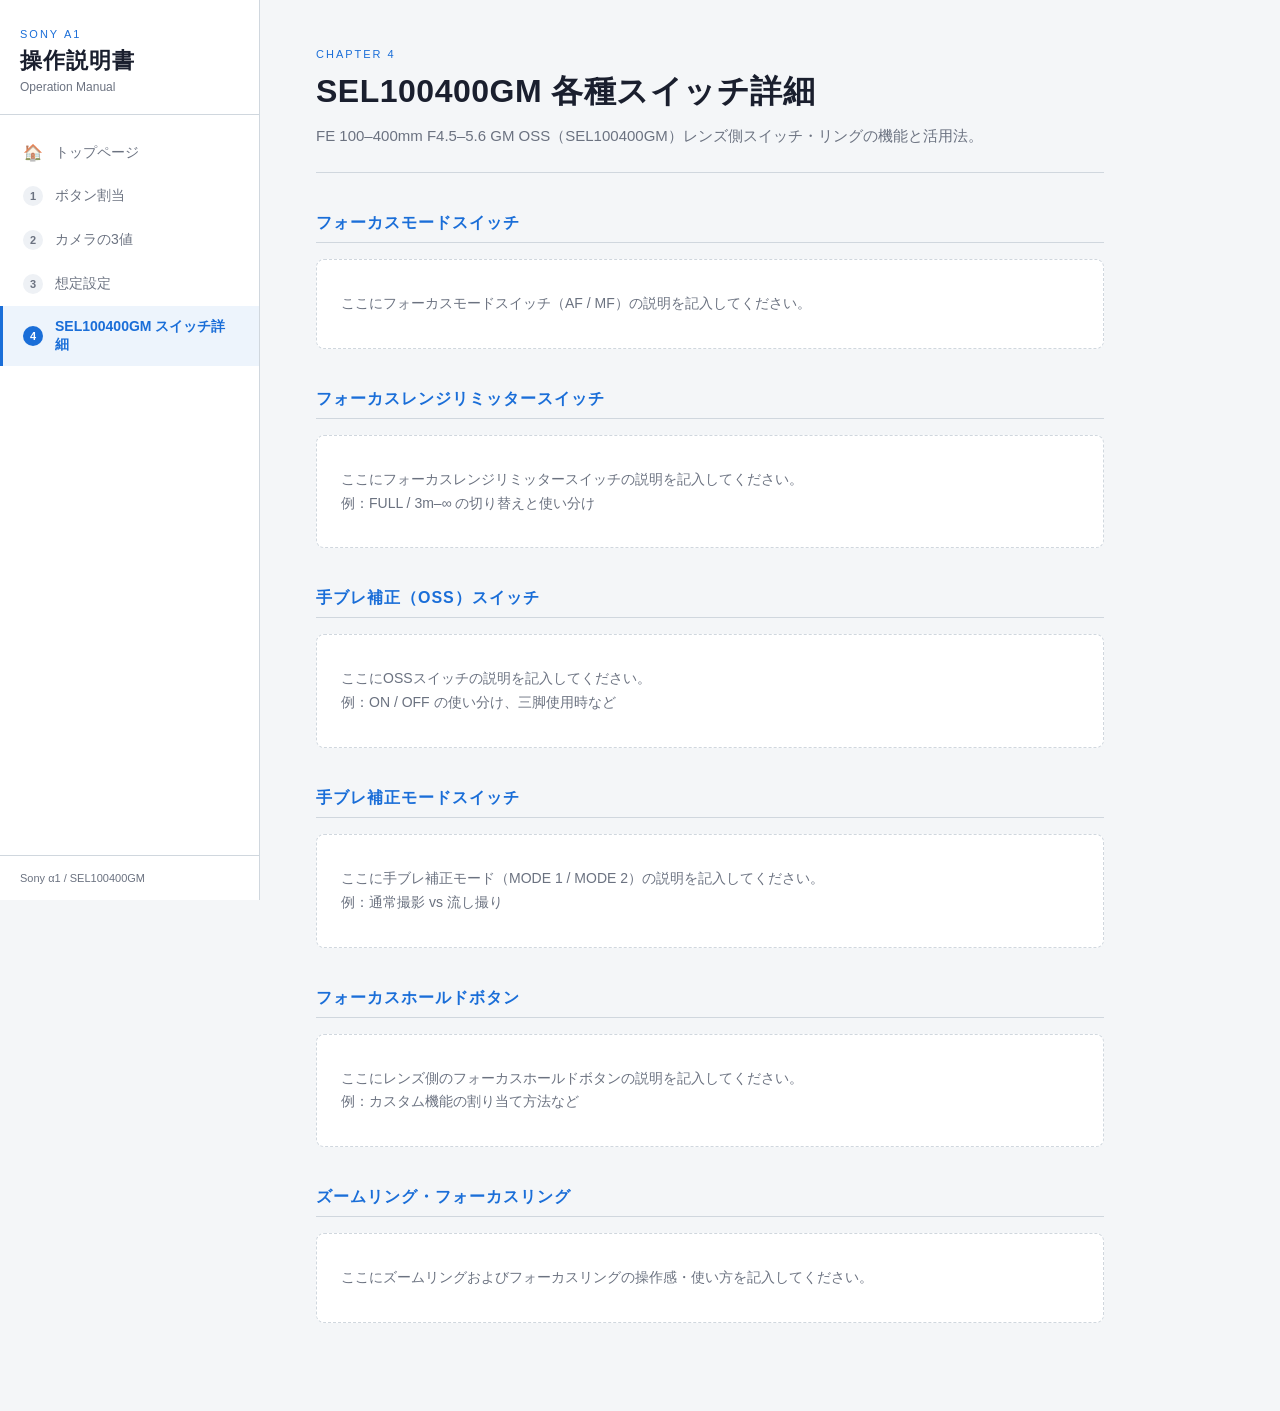
<file: 04-lens.html>
<!DOCTYPE html>
<html lang="ja">
<head>
  <meta charset="UTF-8">
  <meta name="viewport" content="width=device-width, initial-scale=1.0">
  <title>SEL100400GM スイッチ詳細 | Sony α1 操作説明書</title>
  <link rel="stylesheet" href="style.css">
</head>
<body>

<nav id="sidebar">
  <div class="nav-header">
    <div class="camera-model">Sony α1</div>
    <h1>操作説明書</h1>
    <div class="subtitle">Operation Manual</div>
  </div>
  <ul>
    <li><a href="index.html"><span class="nav-icon">🏠</span>トップページ</a></li>
    <li><a href="01-button.html"><span class="nav-num">1</span>ボタン割当</a></li>
    <li><a href="02-exposure.html"><span class="nav-num">2</span>カメラの3値</a></li>
    <li><a href="03-settings.html"><span class="nav-num">3</span>想定設定</a></li>
    <li><a href="04-lens.html" class="active"><span class="nav-num">4</span>SEL100400GM スイッチ詳細</a></li>
  </ul>
  <div class="nav-footer">Sony α1 / SEL100400GM</div>
</nav>

<main>
  <div class="page-header">
    <div class="page-num">Chapter 4</div>
    <h2>SEL100400GM 各種スイッチ詳細</h2>
    <p class="description">
      FE 100–400mm F4.5–5.6 GM OSS（SEL100400GM）レンズ側スイッチ・リングの機能と活用法。
    </p>
  </div>

  <div class="section">
    <h3>フォーカスモードスイッチ</h3>
    <div class="placeholder">
      ここにフォーカスモードスイッチ（AF / MF）の説明を記入してください。
    </div>
  </div>

  <div class="section">
    <h3>フォーカスレンジリミッタースイッチ</h3>
    <div class="placeholder">
      ここにフォーカスレンジリミッタースイッチの説明を記入してください。<br>
      例：FULL / 3m–∞ の切り替えと使い分け
    </div>
  </div>

  <div class="section">
    <h3>手ブレ補正（OSS）スイッチ</h3>
    <div class="placeholder">
      ここにOSSスイッチの説明を記入してください。<br>
      例：ON / OFF の使い分け、三脚使用時など
    </div>
  </div>

  <div class="section">
    <h3>手ブレ補正モードスイッチ</h3>
    <div class="placeholder">
      ここに手ブレ補正モード（MODE 1 / MODE 2）の説明を記入してください。<br>
      例：通常撮影 vs 流し撮り
    </div>
  </div>

  <div class="section">
    <h3>フォーカスホールドボタン</h3>
    <div class="placeholder">
      ここにレンズ側のフォーカスホールドボタンの説明を記入してください。<br>
      例：カスタム機能の割り当て方法など
    </div>
  </div>

  <div class="section">
    <h3>ズームリング・フォーカスリング</h3>
    <div class="placeholder">
      ここにズームリングおよびフォーカスリングの操作感・使い方を記入してください。
    </div>
  </div>
</main>

</body>
</html>
</file>
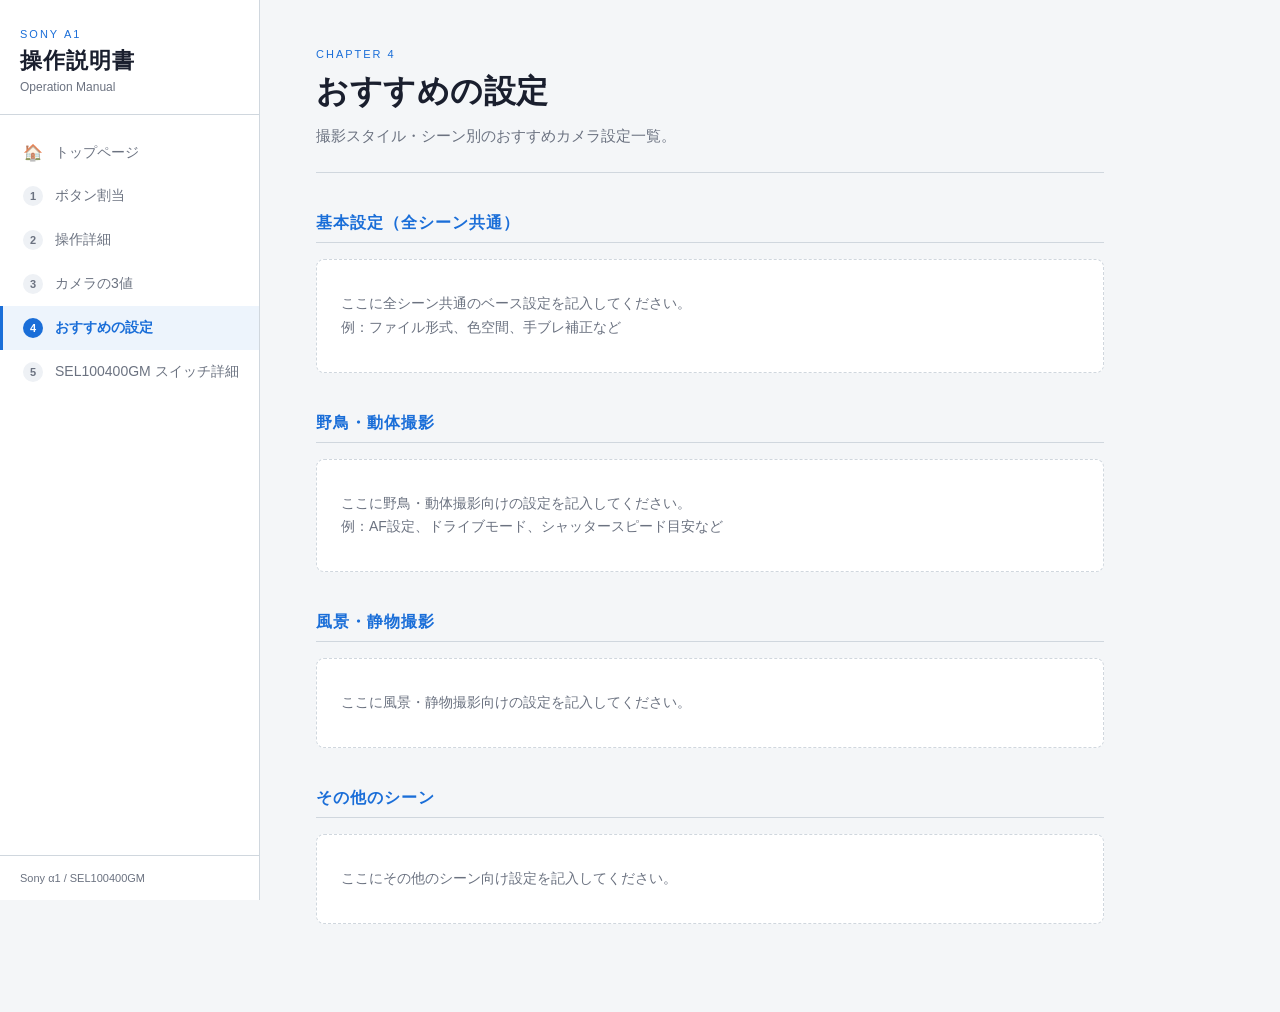
<file: 04-settings.html>
<!DOCTYPE html>
<html lang="ja">
<head>
  <meta charset="UTF-8">
  <meta name="viewport" content="width=device-width, initial-scale=1.0">
  <title>おすすめの設定 | Sony α1 操作説明書</title>
  <link rel="stylesheet" href="style.css">
</head>
<body>

<nav id="sidebar">
  <div class="nav-header">
    <div class="camera-model">Sony α1</div>
    <h1>操作説明書</h1>
    <div class="subtitle">Operation Manual</div>
  </div>
  <ul>
    <li><a href="index.html"><span class="nav-icon">🏠</span>トップページ</a></li>
    <li><a href="01-button.html"><span class="nav-num">1</span>ボタン割当</a></li>
    <li><a href="02-operation.html"><span class="nav-num">2</span>操作詳細</a></li>
    <li><a href="03-exposure.html"><span class="nav-num">3</span>カメラの3値</a></li>
    <li><a href="04-settings.html" class="active"><span class="nav-num">4</span>おすすめの設定</a></li>
    <li><a href="05-lens.html"><span class="nav-num">5</span>SEL100400GM スイッチ詳細</a></li>
  </ul>
  <div class="nav-footer">Sony α1 / SEL100400GM</div>
</nav>

<main>
  <div class="page-header">
    <div class="page-num">Chapter 4</div>
    <h2>おすすめの設定</h2>
    <p class="description">
      撮影スタイル・シーン別のおすすめカメラ設定一覧。
    </p>
  </div>

  <div class="section">
    <h3>基本設定（全シーン共通）</h3>
    <div class="placeholder">
      ここに全シーン共通のベース設定を記入してください。<br>
      例：ファイル形式、色空間、手ブレ補正など
    </div>
  </div>

  <div class="section">
    <h3>野鳥・動体撮影</h3>
    <div class="placeholder">
      ここに野鳥・動体撮影向けの設定を記入してください。<br>
      例：AF設定、ドライブモード、シャッタースピード目安など
    </div>
  </div>

  <div class="section">
    <h3>風景・静物撮影</h3>
    <div class="placeholder">
      ここに風景・静物撮影向けの設定を記入してください。
    </div>
  </div>

  <div class="section">
    <h3>その他のシーン</h3>
    <div class="placeholder">
      ここにその他のシーン向け設定を記入してください。
    </div>
  </div>
</main>

</body>
</html>
</file>
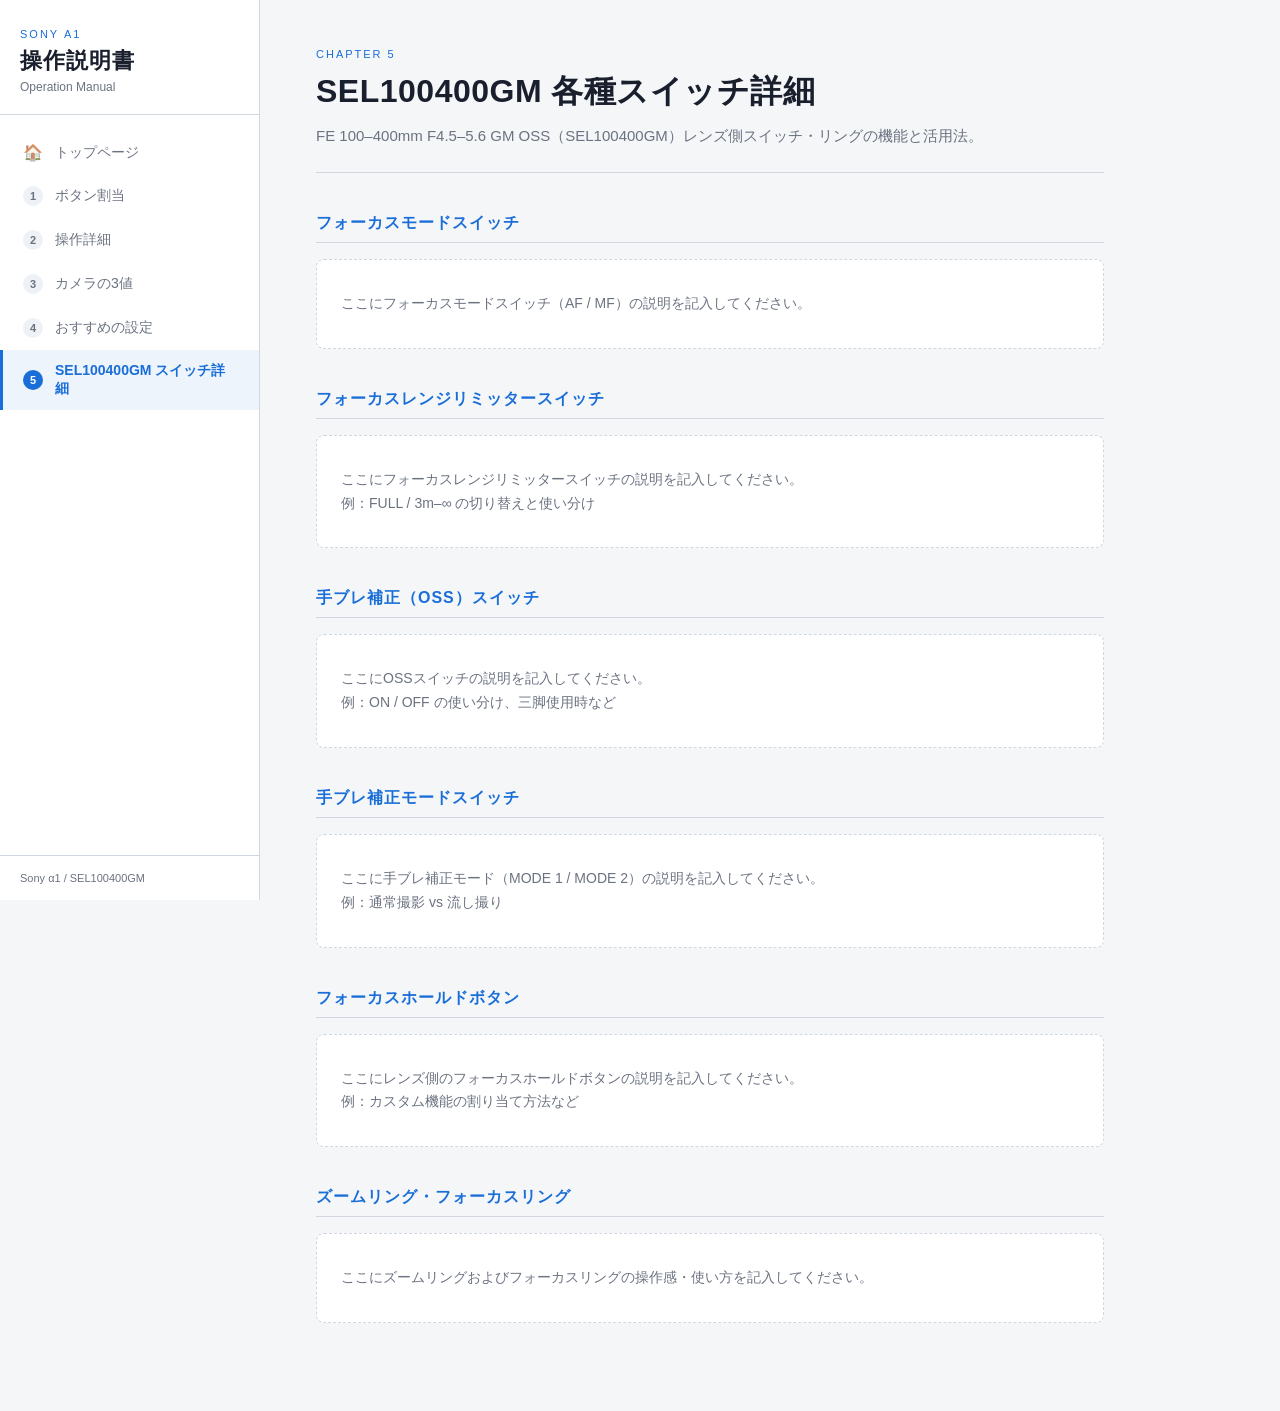
<file: 05-lens.html>
<!DOCTYPE html>
<html lang="ja">
<head>
  <meta charset="UTF-8">
  <meta name="viewport" content="width=device-width, initial-scale=1.0">
  <title>SEL100400GM スイッチ詳細 | Sony α1 操作説明書</title>
  <link rel="stylesheet" href="style.css">
</head>
<body>

<nav id="sidebar">
  <div class="nav-header">
    <div class="camera-model">Sony α1</div>
    <h1>操作説明書</h1>
    <div class="subtitle">Operation Manual</div>
  </div>
  <ul>
    <li><a href="index.html"><span class="nav-icon">🏠</span>トップページ</a></li>
    <li><a href="01-button.html"><span class="nav-num">1</span>ボタン割当</a></li>
    <li><a href="02-operation.html"><span class="nav-num">2</span>操作詳細</a></li>
    <li><a href="03-exposure.html"><span class="nav-num">3</span>カメラの3値</a></li>
    <li><a href="04-settings.html"><span class="nav-num">4</span>おすすめの設定</a></li>
    <li><a href="05-lens.html" class="active"><span class="nav-num">5</span>SEL100400GM スイッチ詳細</a></li>
  </ul>
  <div class="nav-footer">Sony α1 / SEL100400GM</div>
</nav>

<main>
  <div class="page-header">
    <div class="page-num">Chapter 5</div>
    <h2>SEL100400GM 各種スイッチ詳細</h2>
    <p class="description">
      FE 100–400mm F4.5–5.6 GM OSS（SEL100400GM）レンズ側スイッチ・リングの機能と活用法。
    </p>
  </div>

  <div class="section">
    <h3>フォーカスモードスイッチ</h3>
    <div class="placeholder">
      ここにフォーカスモードスイッチ（AF / MF）の説明を記入してください。
    </div>
  </div>

  <div class="section">
    <h3>フォーカスレンジリミッタースイッチ</h3>
    <div class="placeholder">
      ここにフォーカスレンジリミッタースイッチの説明を記入してください。<br>
      例：FULL / 3m–∞ の切り替えと使い分け
    </div>
  </div>

  <div class="section">
    <h3>手ブレ補正（OSS）スイッチ</h3>
    <div class="placeholder">
      ここにOSSスイッチの説明を記入してください。<br>
      例：ON / OFF の使い分け、三脚使用時など
    </div>
  </div>

  <div class="section">
    <h3>手ブレ補正モードスイッチ</h3>
    <div class="placeholder">
      ここに手ブレ補正モード（MODE 1 / MODE 2）の説明を記入してください。<br>
      例：通常撮影 vs 流し撮り
    </div>
  </div>

  <div class="section">
    <h3>フォーカスホールドボタン</h3>
    <div class="placeholder">
      ここにレンズ側のフォーカスホールドボタンの説明を記入してください。<br>
      例：カスタム機能の割り当て方法など
    </div>
  </div>

  <div class="section">
    <h3>ズームリング・フォーカスリング</h3>
    <div class="placeholder">
      ここにズームリングおよびフォーカスリングの操作感・使い方を記入してください。
    </div>
  </div>
</main>

</body>
</html>
</file>
<file: style.css>
:root {
  --bg: #f4f6f8;
  --surface: #ffffff;
  --surface2: #eef1f5;
  --border: #d0d7de;
  --accent: #1a6ed8;
  --accent2: #155bb5;
  --text: #1a1f2e;
  --text-muted: #6b7280;
  --sidebar-w: 260px;
}

* { box-sizing: border-box; margin: 0; padding: 0; }

body {
  font-family: 'Segoe UI', 'Helvetica Neue', Arial, sans-serif;
  background: var(--bg);
  color: var(--text);
  display: flex;
  min-height: 100vh;
}

/* ── Sidebar ── */
nav#sidebar {
  width: var(--sidebar-w);
  min-height: 100vh;
  background: var(--surface);
  border-right: 1px solid var(--border);
  display: flex;
  flex-direction: column;
  position: fixed;
  top: 0; left: 0;
  z-index: 100;
}

.nav-header {
  padding: 28px 20px 20px;
  border-bottom: 1px solid var(--border);
}

.nav-header .camera-model {
  font-size: 11px;
  letter-spacing: 2px;
  text-transform: uppercase;
  color: var(--accent);
  margin-bottom: 6px;
}

.nav-header h1 {
  font-size: 22px;
  font-weight: 700;
  letter-spacing: 1px;
}

.nav-header .subtitle {
  font-size: 12px;
  color: var(--text-muted);
  margin-top: 4px;
}

nav#sidebar ul {
  list-style: none;
  padding: 16px 0;
  flex: 1;
}

nav#sidebar ul li a {
  display: flex;
  align-items: center;
  gap: 12px;
  padding: 12px 20px;
  text-decoration: none;
  color: var(--text-muted);
  font-size: 14px;
  transition: all 0.15s;
  border-left: 3px solid transparent;
}

nav#sidebar ul li a:hover {
  color: var(--text);
  background: var(--surface2);
  border-left-color: var(--accent2);
}

nav#sidebar ul li a.active {
  color: var(--accent);
  background: rgba(26,110,216,0.08);
  border-left-color: var(--accent);
  font-weight: 600;
}

.nav-icon {
  width: 20px;
  text-align: center;
  font-size: 16px;
  opacity: 0.8;
}

.nav-num {
  display: inline-flex;
  align-items: center;
  justify-content: center;
  width: 20px;
  height: 20px;
  border-radius: 50%;
  background: var(--surface2);
  font-size: 11px;
  font-weight: 700;
  color: var(--text-muted);
  flex-shrink: 0;
}

nav#sidebar ul li a.active .nav-num {
  background: var(--accent);
  color: #fff;
}

.nav-footer {
  padding: 16px 20px;
  border-top: 1px solid var(--border);
  font-size: 11px;
  color: var(--text-muted);
}

/* ── Main Content ── */
main {
  margin-left: var(--sidebar-w);
  flex: 1;
  padding: 48px 56px;
  max-width: 900px;
}

.page-header {
  margin-bottom: 40px;
  padding-bottom: 24px;
  border-bottom: 1px solid var(--border);
}

.page-header .page-num {
  font-size: 11px;
  letter-spacing: 2px;
  text-transform: uppercase;
  color: var(--accent);
  margin-bottom: 10px;
}

.page-header h2 {
  font-size: 32px;
  font-weight: 700;
  letter-spacing: 0.5px;
}

.page-header .description {
  margin-top: 10px;
  color: var(--text-muted);
  font-size: 15px;
  line-height: 1.6;
}

/* ── Section ── */
.section {
  margin-bottom: 40px;
}

.section h3 {
  font-size: 16px;
  font-weight: 600;
  color: var(--accent);
  margin-bottom: 16px;
  padding-bottom: 8px;
  border-bottom: 1px solid var(--border);
  text-transform: uppercase;
  letter-spacing: 1px;
}

.placeholder {
  background: var(--surface);
  border: 1px dashed var(--border);
  border-radius: 8px;
  padding: 32px 24px;
  color: var(--text-muted);
  font-size: 14px;
  text-align: left;
  line-height: 1.7;
}


/* ── Table ── */
table {
  width: 100%;
  border-collapse: collapse;
  font-size: 14px;
  margin-top: 8px;
}

table th {
  background: var(--surface2);
  color: var(--accent);
  font-size: 11px;
  letter-spacing: 1px;
  text-transform: uppercase;
  padding: 10px 14px;
  text-align: left;
  border-bottom: 2px solid var(--accent);
}

table td {
  padding: 11px 14px;
  border-bottom: 1px solid var(--border);
  vertical-align: top;
  line-height: 1.6;
}

table tr:last-child td { border-bottom: none; }
table tr:hover td { background: var(--surface); }

/* ── Index cards ── */
.card-grid {
  display: grid;
  grid-template-columns: repeat(auto-fill, minmax(280px, 1fr));
  gap: 16px;
  margin-top: 16px;
}

.card {
  background: var(--surface);
  border: 1px solid var(--border);
  border-radius: 10px;
  padding: 24px;
  text-decoration: none;
  color: var(--text);
  display: flex;
  flex-direction: column;
  gap: 8px;
  transition: all 0.15s;
}

.card:hover {
  border-color: var(--accent);
  background: var(--surface2);
  transform: translateY(-2px);
}

.card .card-num {
  font-size: 11px;
  letter-spacing: 2px;
  text-transform: uppercase;
  color: var(--accent);
}

.card h3 { font-size: 18px; font-weight: 600; }
.card p { font-size: 13px; color: var(--text-muted); line-height: 1.5; }

/* ── Note/tip ── */
.note {
  background: rgba(26,110,216,0.06);
  border-left: 3px solid var(--accent);
  border-radius: 0 6px 6px 0;
  padding: 14px 18px;
  font-size: 14px;
  line-height: 1.6;
  margin: 16px 0;
}

/* ── Responsive ── */
@media (max-width: 768px) {
  nav#sidebar { transform: translateX(-100%); }
  main { margin-left: 0; padding: 24px 20px; }
}
</file>
